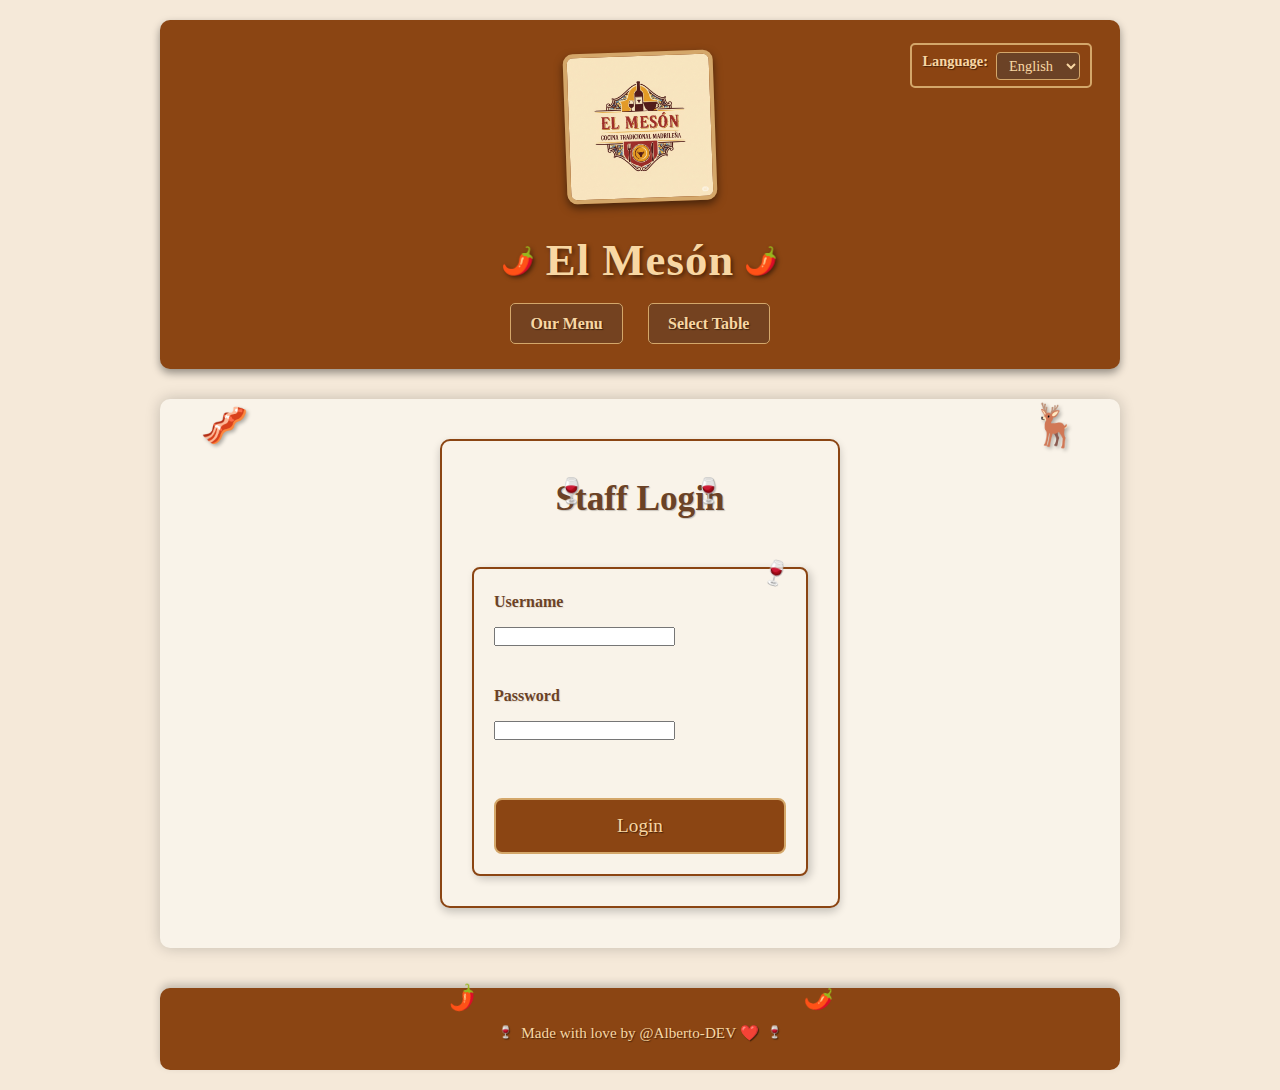
<file: login.html>
<!DOCTYPE html>
<html lang="en">
<head>
    <meta charset="UTF-8">
    <meta name="viewport" content="width=device-width, initial-scale=1.0">
    <title>El Mesón - Staff Login</title>
    <link rel="stylesheet" href="style.css">
</head>
<body>
<header>
    <div id="language-selector">
        <label for="language-select" data-i18n="language">Language:</label>
        <select id="language-select">
            <option value="en" data-i18n="english">English</option>
            <option value="es" data-i18n="spanish">Spanish</option>
        </select>
    </div>
    <img id="header-img" src="assets/LogoMeson.png" alt="El Mesón Logo">
    <h1 data-i18n="restaurantName">El Mesón</h1>
    <nav>
        <ul>
            <li><a href="index.html" data-i18n="ourMenu">Our Menu</a></li>
            <li><a href="index.html#tables" data-i18n="selectTable">Select Table</a></li>
        </ul>
    </nav>
</header>

<main>
    <section id="login-form">
        <h2 data-i18n="loginTitle">Staff Login</h2>
        <form id="staff-login-form">
            <div class="form-group">
                <label for="username" data-i18n="username">Username</label>
                <input type="text" id="username" name="username" required>
            </div>
            <div class="form-group">
                <label for="password" data-i18n="password">Password</label>
                <input type="password" id="password" name="password" required>
            </div>
            <div id="login-error" class="error-message" style="display: none;">
                <p data-i18n="loginError">Invalid username or password</p>
            </div>
            <input type="submit" data-i18n-value="login" value="Login">
        </form>
    </section>
</main>

<footer>
    <p data-i18n="footerText">&copy; 2025 Alberto DEV. Todos los derechos reservados.</p>
</footer>

<script src="translations.js"></script>
<script src="script.js"></script>
</body>
</html>
</file>
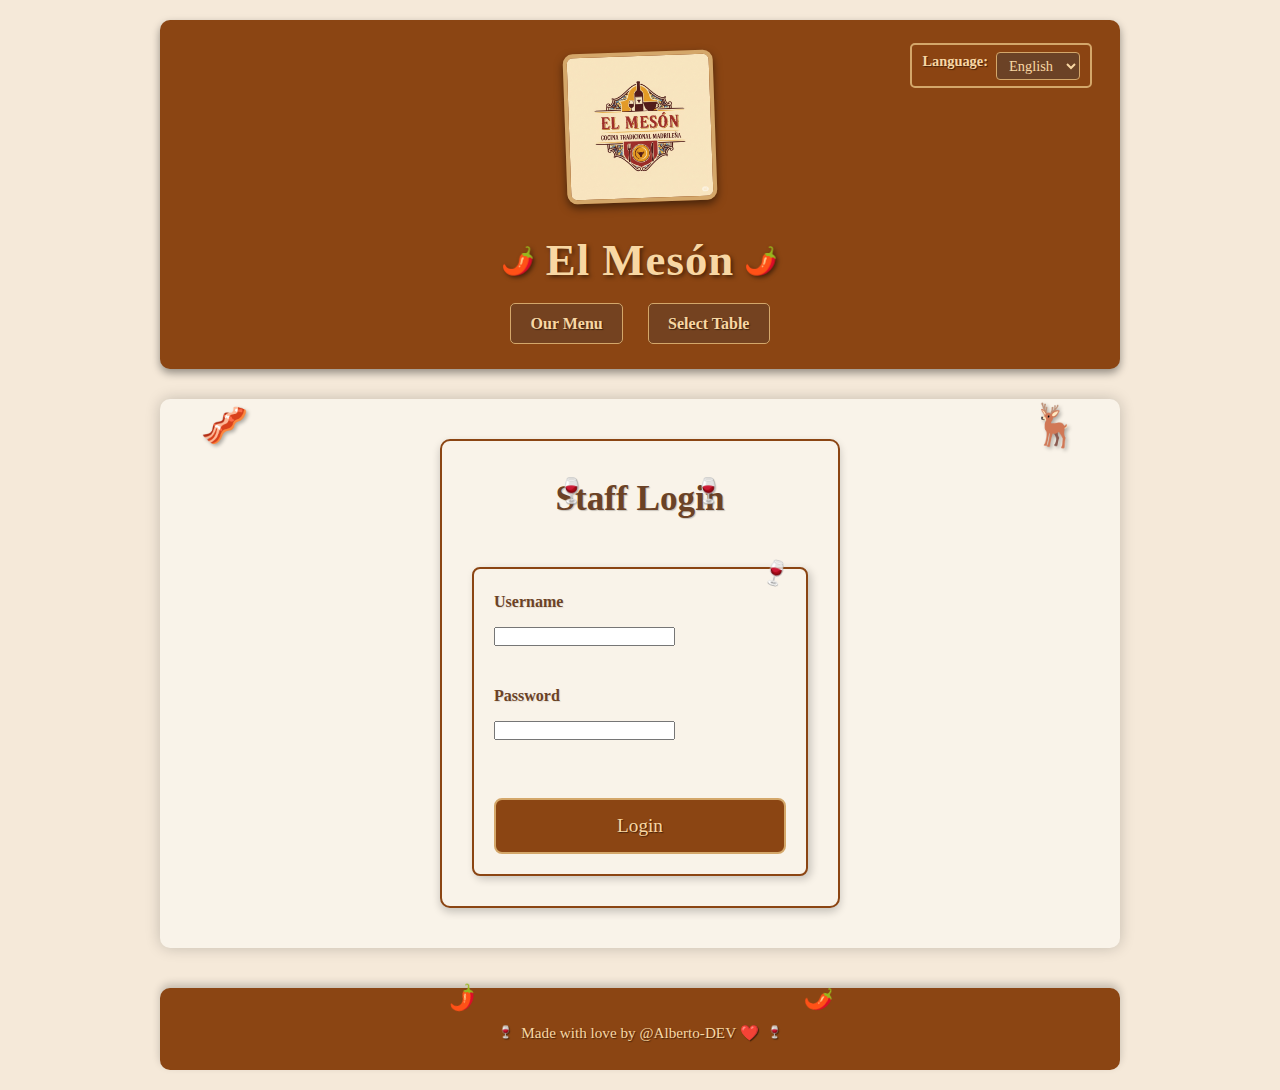
<file: staff.html>
<!DOCTYPE html>
<html lang="en">
<head>
    <meta charset="UTF-8">
    <meta name="viewport" content="width=device-width, initial-scale=1.0">
    <title>El Mesón - Staff Dashboard</title>
    <link rel="stylesheet" href="style.css">
</head>
<body>
<header>
    <div id="language-selector">
        <label for="language-select" data-i18n="language">Language:</label>
        <select id="language-select">
            <option value="en" data-i18n="english">English</option>
            <option value="es" data-i18n="spanish">Spanish</option>
        </select>
    </div>
    <img id="header-img" src="assets/LogoMeson.png" alt="El Mesón Logo">
    <h1 data-i18n="restaurantName">El Mesón</h1>
    <h2 data-i18n="staffDashboard">Staff Dashboard</h2>
    <nav>
        <ul>
            <li><a href="index.html" data-i18n="ourMenu">Our Menu</a></li>
            <li><a href="index.html#tables" data-i18n="selectTable">Select Table</a></li>
            <li><a href="#" id="logout-btn">Logout</a></li>
        </ul>
    </nav>
</header>

<main>
    <section id="table-orders">
        <h2 data-i18n="tableOrders">Table Orders</h2>

        <div class="tables-grid">
            <!-- Table 1 -->
            <div class="table-order-card" data-table="1">
                <h3 data-i18n="table1">Table 1</h3>
                <div class="order-list" id="table1-orders">
                    <p data-i18n="noOrders" class="no-orders">No orders yet</p>
                    <!-- Orders will be displayed here -->
                </div>
                <div class="order-status">
                    <h4 data-i18n="orderStatus">Order Status</h4>
                    <select class="status-select" data-table="1">
                        <option value="heard" data-i18n="orderHeard">Order Heard</option>
                        <option value="preparing" data-i18n="orderPreparing">Preparing</option>
                        <option value="serving" data-i18n="orderServing">Serving to Table</option>
                        <option value="delivered" data-i18n="orderDelivered">Delivered</option>
                    </select>
                    <button class="update-status-btn" data-table="1" data-i18n="updateStatus">Update Status</button>
                </div>
            </div>

            <!-- Table 2 -->
            <div class="table-order-card" data-table="2">
                <h3 data-i18n="table2">Table 2</h3>
                <div class="order-list" id="table2-orders">
                    <p data-i18n="noOrders" class="no-orders">No orders yet</p>
                    <!-- Orders will be displayed here -->
                </div>
                <div class="order-status">
                    <h4 data-i18n="orderStatus">Order Status</h4>
                    <select class="status-select" data-table="2">
                        <option value="heard" data-i18n="orderHeard">Order Heard</option>
                        <option value="preparing" data-i18n="orderPreparing">Preparing</option>
                        <option value="serving" data-i18n="orderServing">Serving to Table</option>
                        <option value="delivered" data-i18n="orderDelivered">Delivered</option>
                    </select>
                    <button class="update-status-btn" data-table="2" data-i18n="updateStatus">Update Status</button>
                </div>
            </div>

            <!-- Table 3 -->
            <div class="table-order-card" data-table="3">
                <h3 data-i18n="table3">Table 3</h3>
                <div class="order-list" id="table3-orders">
                    <p data-i18n="noOrders" class="no-orders">No orders yet</p>
                    <!-- Orders will be displayed here -->
                </div>
                <div class="order-status">
                    <h4 data-i18n="orderStatus">Order Status</h4>
                    <select class="status-select" data-table="3">
                        <option value="heard" data-i18n="orderHeard">Order Heard</option>
                        <option value="preparing" data-i18n="orderPreparing">Preparing</option>
                        <option value="serving" data-i18n="orderServing">Serving to Table</option>
                        <option value="delivered" data-i18n="orderDelivered">Delivered</option>
                    </select>
                    <button class="update-status-btn" data-table="3" data-i18n="updateStatus">Update Status</button>
                </div>
            </div>

            <!-- Table 4 -->
            <div class="table-order-card" data-table="4">
                <h3 data-i18n="table4">Table 4</h3>
                <div class="order-list" id="table4-orders">
                    <p data-i18n="noOrders" class="no-orders">No orders yet</p>
                    <!-- Orders will be displayed here -->
                </div>
                <div class="order-status">
                    <h4 data-i18n="orderStatus">Order Status</h4>
                    <select class="status-select" data-table="4">
                        <option value="heard" data-i18n="orderHeard">Order Heard</option>
                        <option value="preparing" data-i18n="orderPreparing">Preparing</option>
                        <option value="serving" data-i18n="orderServing">Serving to Table</option>
                        <option value="delivered" data-i18n="orderDelivered">Delivered</option>
                    </select>
                    <button class="update-status-btn" data-table="4" data-i18n="updateStatus">Update Status</button>
                </div>
            </div>
        </div>
    </section>
</main>

<footer>
    <p data-i18n="footerText">&copy; 2025 Alberto DEV. Todos los derechos reservados.</p>
</footer>

<script src="translations.js"></script>
<script src="script.js"></script>
</body>
</html>
</file>
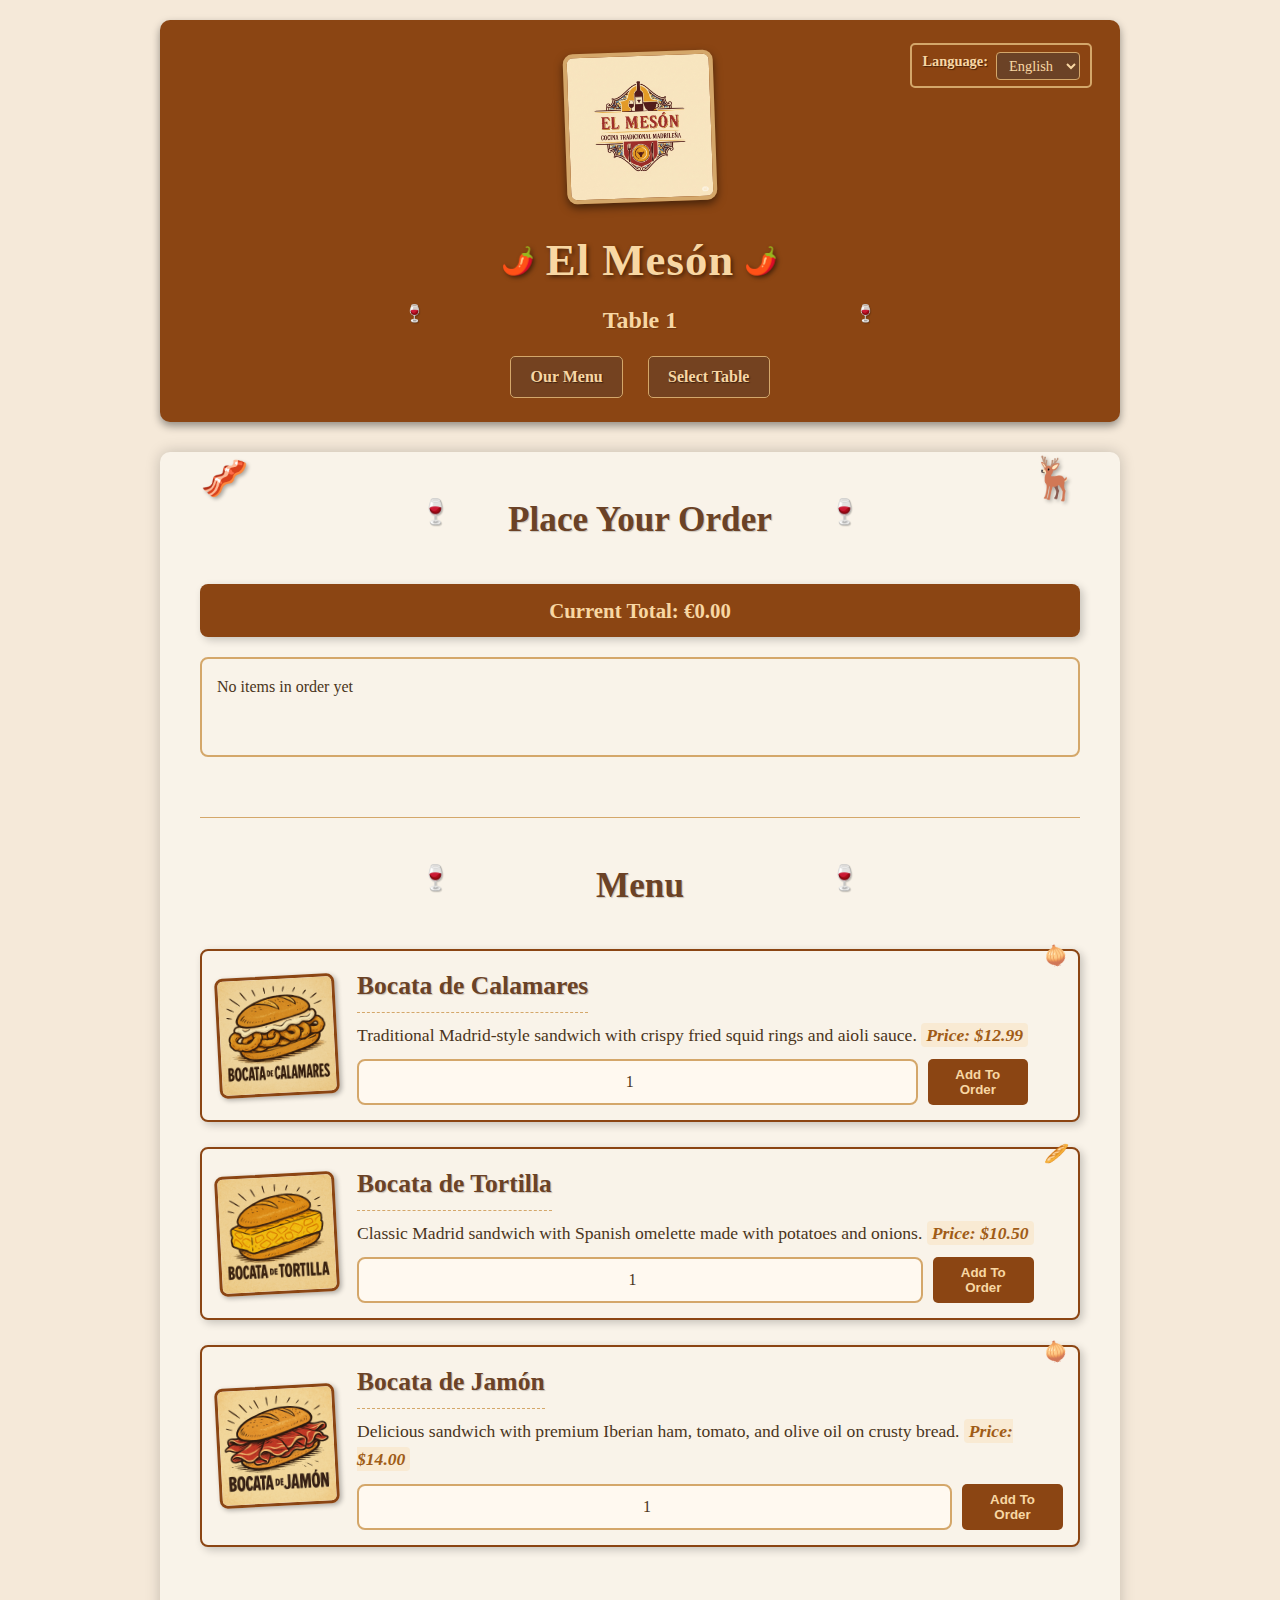
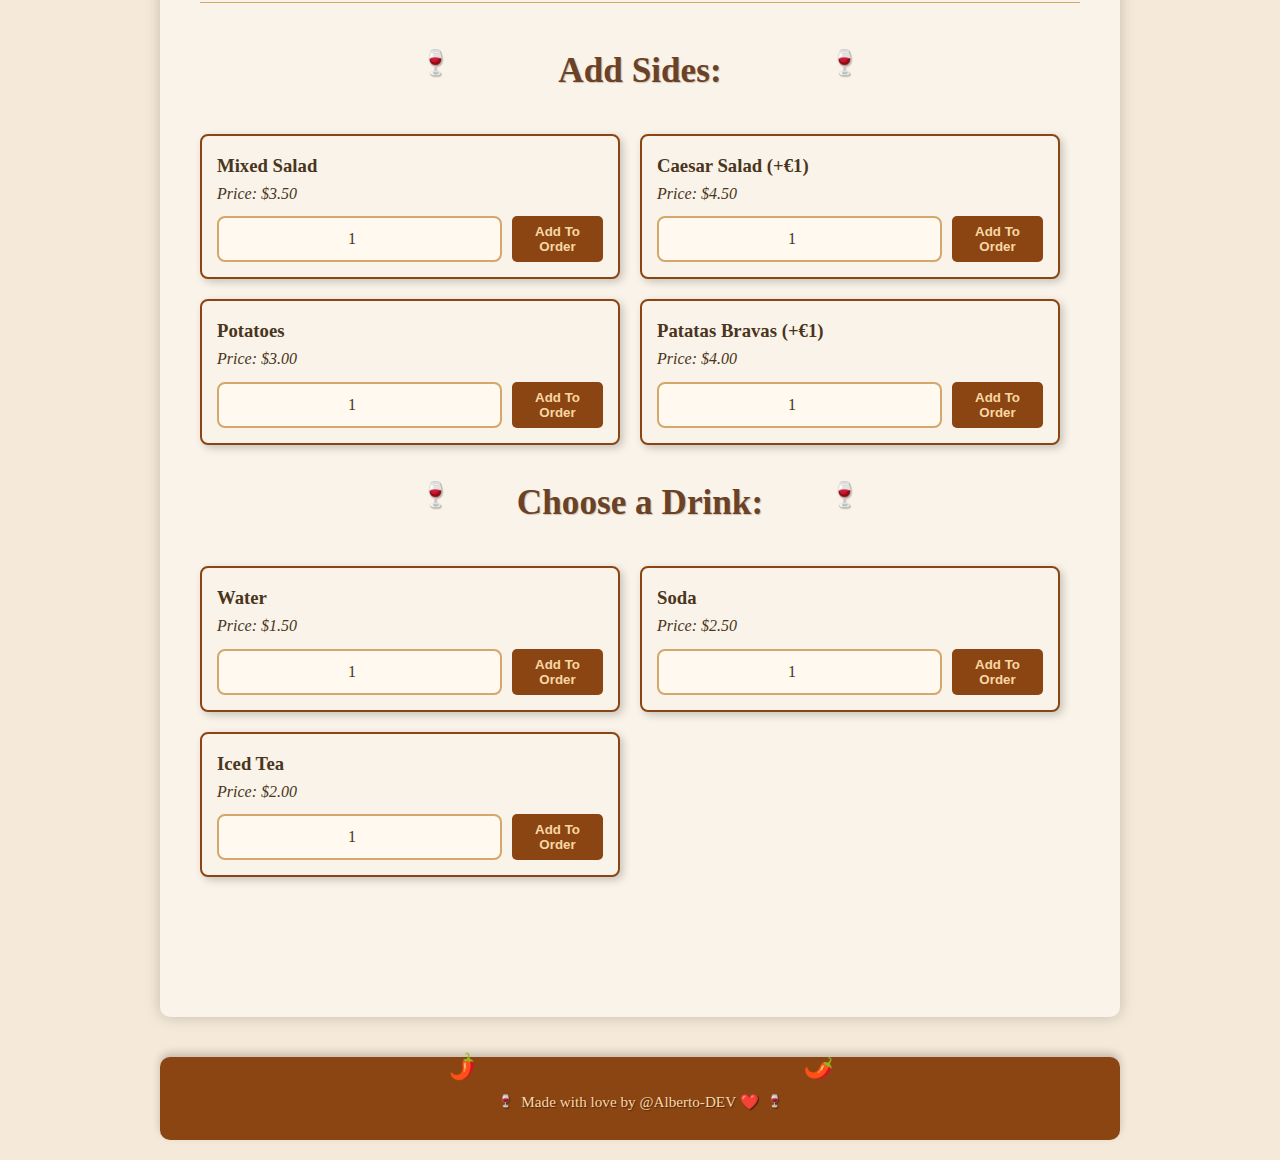
<file: table.html>
<!DOCTYPE html>
<html lang="en">
<head>
    <meta charset="UTF-8">
    <meta name="viewport" content="width=device-width, initial-scale=1.0">
    <title>El Mesón - Table Order</title>
    <link rel="stylesheet" href="style.css">
</head>
<body>
<header>
    <div id="language-selector">
        <label for="language-select" data-i18n="language">Language:</label>
        <select id="language-select">
            <option value="en" data-i18n="english">English</option>
            <option value="es" data-i18n="spanish">Spanish</option>
        </select>
    </div>
    <img id="header-img" src="assets/LogoMeson.png" alt="El Mesón Logo">
    <h1 data-i18n="restaurantName">El Mesón</h1>
    <h2 id="table-number" data-i18n="tableNumber" data-table-number="1">Table 1</h2>
    <nav>
        <ul>
            <li><a href="index.html" data-i18n="ourMenu">Our Menu</a></li>
            <li><a href="index.html#tables" data-i18n="selectTable">Select Table</a></li>
        </ul>
    </nav>
</header>

<main>
    <section id="current-order">
        <h2 data-i18n="placeYourOrder">Place Your Order</h2>
        <div id="total-price-display" class="total-price">
            <h3 data-i18n="currentTotal" data-price="0">Current Total: €0.00</h3>
        </div>
        <div id="order-items" class="order-items">
            <!-- Order items will be displayed here -->
        </div>
    </section>

    <section id="menu">
        <h2 data-i18n="menu">Menu</h2>
        <article class="menu-item">
            <img src="assets/BocataCalamaresMeson.png" alt="Bocata de Calamares">
            <div class="item-details">
                <h3 data-i18n="bocataCalamares">Bocata de Calamares</h3>
                <p><span data-i18n="bocataCalamaresDesc">Traditional Madrid-style sandwich with crispy fried squid rings and aioli sauce.</span> <i><span data-i18n="price">Price:</span> $12.99</i></p>
                <div class="item-order-controls">
                    <input type="number" class="item-quantity" min="1" value="1" data-item-id="bocata-calamares" data-price="12.99">
                    <button class="add-to-order-btn" data-i18n="addToOrder" data-item-id="bocata-calamares" data-item-name="Bocata de Calamares" data-price="12.99">Add To Order</button>
                </div>
            </div>
        </article>

        <article class="menu-item">
            <img src="assets/BocataTortillaMeson.png" alt="Bocata de Tortilla">
            <div class="item-details">
                <h3 data-i18n="bocataTortilla">Bocata de Tortilla</h3>
                <p><span data-i18n="bocataTortillaDesc">Classic Madrid sandwich with Spanish omelette made with potatoes and onions.</span> <i><span data-i18n="price">Price:</span> $10.50</i></p>
                <div class="item-order-controls">
                    <input type="number" class="item-quantity" min="1" value="1" data-item-id="bocata-tortilla" data-price="10.50">
                    <button class="add-to-order-btn" data-i18n="addToOrder" data-item-id="bocata-tortilla" data-item-name="Bocata de Tortilla" data-price="10.50">Add To Order</button>
                </div>
            </div>
        </article>

        <article class="menu-item">
            <img src="assets/BocataJamonMeson.png" alt="Bocata de Jamón">
            <div class="item-details">
                <h3 data-i18n="bocataJamon">Bocata de Jamón</h3>
                <p><span data-i18n="bocataJamonDesc">Delicious sandwich with premium Iberian ham, tomato, and olive oil on crusty bread.</span> <i><span data-i18n="price">Price:</span> $14.00</i></p>
                <div class="item-order-controls">
                    <input type="number" class="item-quantity" min="1" value="1" data-item-id="bocata-jamon" data-price="14.00">
                    <button class="add-to-order-btn" data-i18n="addToOrder" data-item-id="bocata-jamon" data-item-name="Bocata de Jamón" data-price="14.00">Add To Order</button>
                </div>
            </div>
        </article>
    </section>

    <section id="sides-drinks">
        <h2 data-i18n="addSides">Add Sides</h2>
        <div class="sides-container">
            <article class="side-item">
                <h3 data-i18n="mixedSalad">Mixed Salad</h3>
                <p><i><span data-i18n="price">Price:</span> $3.50</i></p>
                <div class="item-order-controls">
                    <input type="number" class="item-quantity" min="1" value="1" data-item-id="mixed-salad" data-price="3.50">
                    <button class="add-to-order-btn" data-i18n="addToOrder" data-item-id="mixed-salad" data-item-name="Mixed Salad" data-price="3.50">Add To Order</button>
                </div>
            </article>

            <article class="side-item">
                <h3 data-i18n="caesarSalad">Caesar Salad</h3>
                <p><i><span data-i18n="price">Price:</span> $4.50</i></p>
                <div class="item-order-controls">
                    <input type="number" class="item-quantity" min="1" value="1" data-item-id="caesar-salad" data-price="4.50">
                    <button class="add-to-order-btn" data-i18n="addToOrder" data-item-id="caesar-salad" data-item-name="Caesar Salad" data-price="4.50">Add To Order</button>
                </div>
            </article>

            <article class="side-item">
                <h3 data-i18n="potatoes">Potatoes</h3>
                <p><i><span data-i18n="price">Price:</span> $3.00</i></p>
                <div class="item-order-controls">
                    <input type="number" class="item-quantity" min="1" value="1" data-item-id="potatoes" data-price="3.00">
                    <button class="add-to-order-btn" data-i18n="addToOrder" data-item-id="potatoes" data-item-name="Potatoes" data-price="3.00">Add To Order</button>
                </div>
            </article>

            <article class="side-item">
                <h3 data-i18n="patatasBravas">Patatas Bravas</h3>
                <p><i><span data-i18n="price">Price:</span> $4.00</i></p>
                <div class="item-order-controls">
                    <input type="number" class="item-quantity" min="1" value="1" data-item-id="patatas-bravas" data-price="4.00">
                    <button class="add-to-order-btn" data-i18n="addToOrder" data-item-id="patatas-bravas" data-item-name="Patatas Bravas" data-price="4.00">Add To Order</button>
                </div>
            </article>
        </div>

        <h2 data-i18n="chooseDrink">Choose a Drink</h2>
        <div class="drinks-container">
            <article class="drink-item">
                <h3 data-i18n="water">Water</h3>
                <p><i><span data-i18n="price">Price:</span> $1.50</i></p>
                <div class="item-order-controls">
                    <input type="number" class="item-quantity" min="1" value="1" data-item-id="water" data-price="1.50">
                    <button class="add-to-order-btn" data-i18n="addToOrder" data-item-id="water" data-item-name="Water" data-price="1.50">Add To Order</button>
                </div>
            </article>

            <article class="drink-item">
                <h3 data-i18n="soda">Soda</h3>
                <p><i><span data-i18n="price">Price:</span> $2.50</i></p>
                <div class="item-order-controls">
                    <input type="number" class="item-quantity" min="1" value="1" data-item-id="soda" data-price="2.50">
                    <button class="add-to-order-btn" data-i18n="addToOrder" data-item-id="soda" data-item-name="Soda" data-price="2.50">Add To Order</button>
                </div>
            </article>

            <article class="drink-item">
                <h3 data-i18n="icedTea">Iced Tea</h3>
                <p><i><span data-i18n="price">Price:</span> $2.00</i></p>
                <div class="item-order-controls">
                    <input type="number" class="item-quantity" min="1" value="1" data-item-id="iced-tea" data-price="2.00">
                    <button class="add-to-order-btn" data-i18n="addToOrder" data-item-id="iced-tea" data-item-name="Iced Tea" data-price="2.00">Add To Order</button>
                </div>
            </article>
        </div>
    </section>
</main>

<footer>
    <p data-i18n="footerText">&copy; 2025 Alberto González Pintado. Todos los derechos reservados.</p>
</footer>

<script src="translations.js"></script>
<script src="script.js"></script>
</body>
</html>
</file>
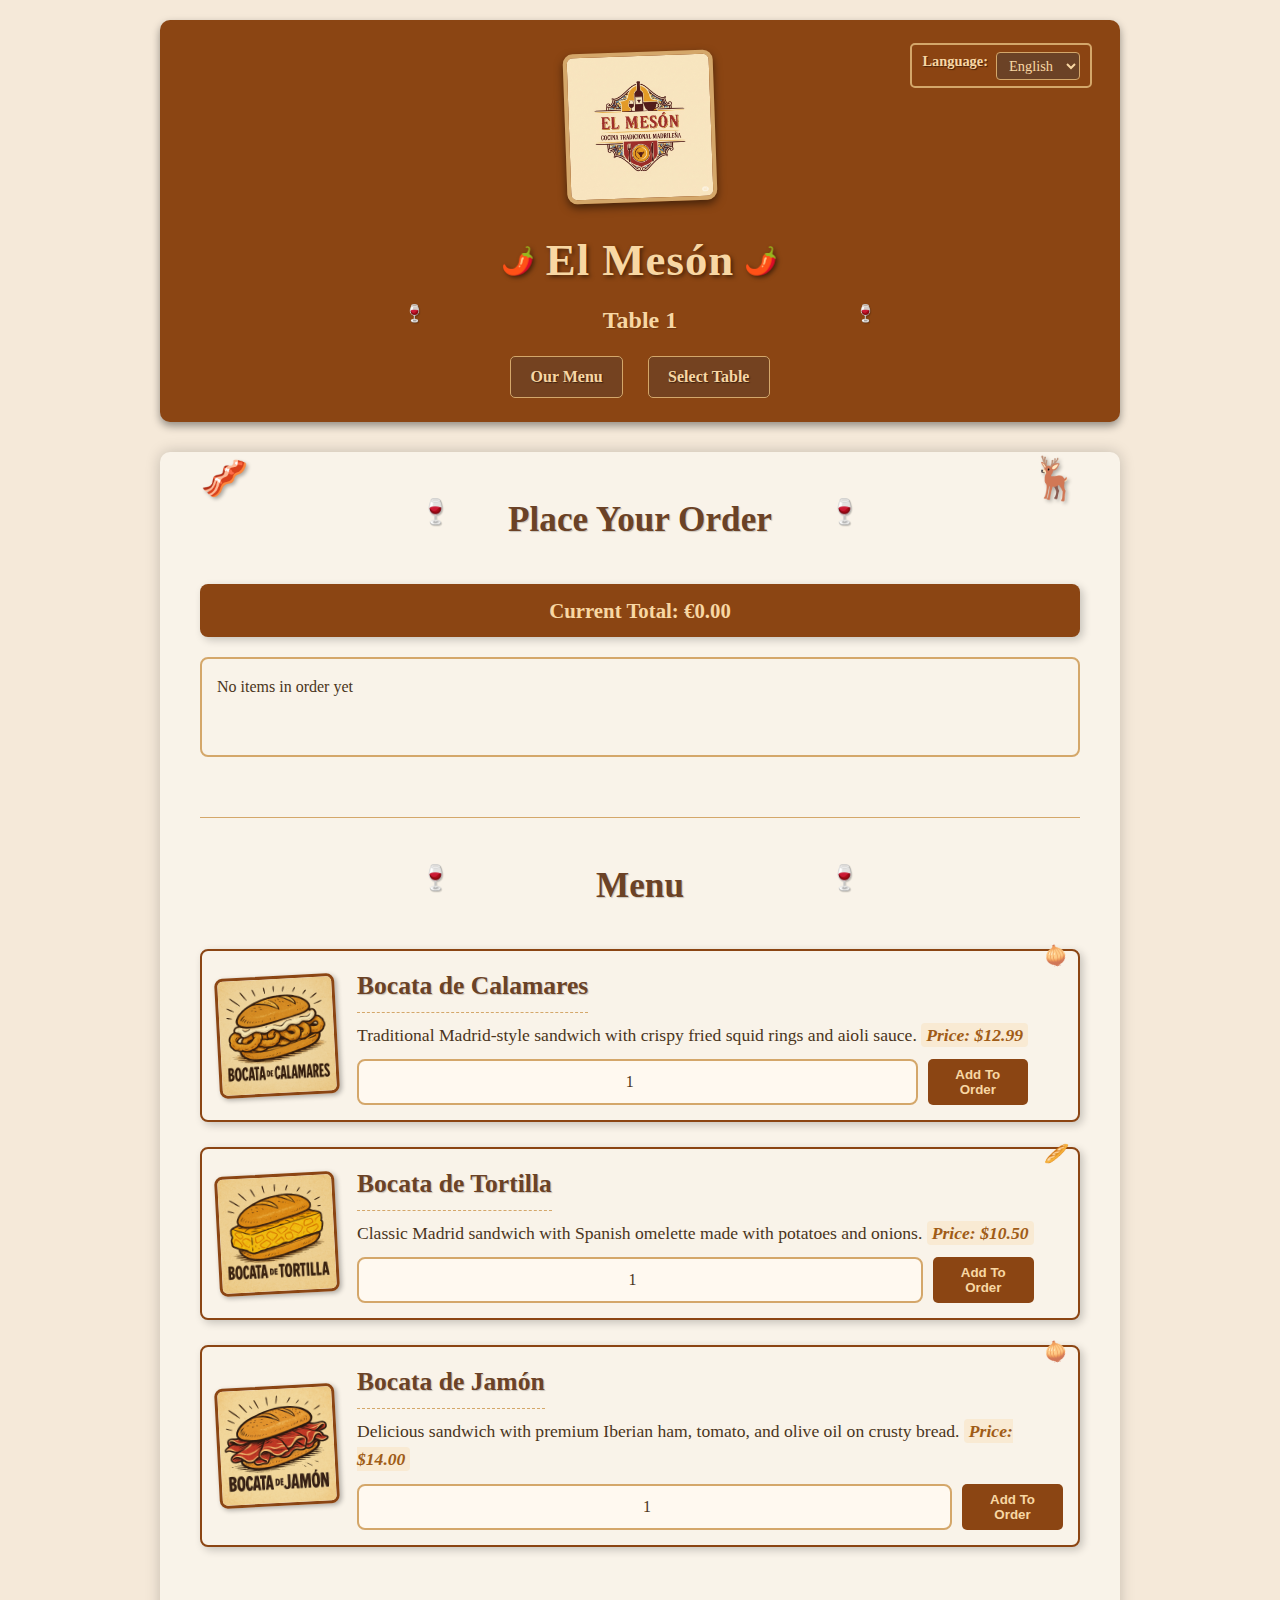
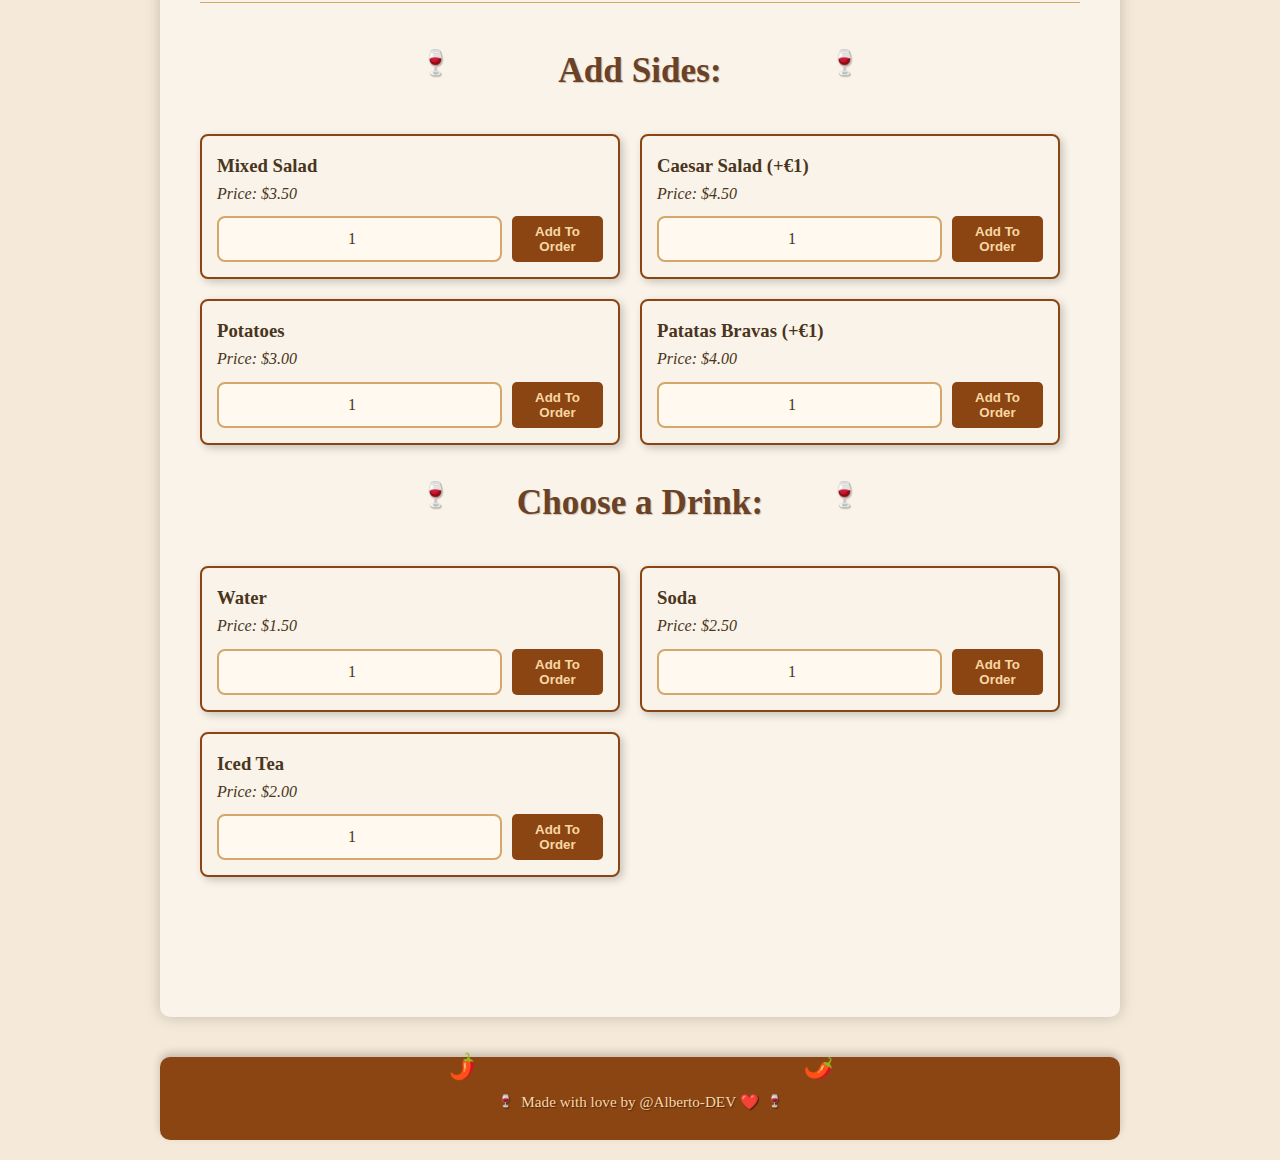
<file: table1.html>
<!DOCTYPE html>
<html lang="en">
<head>
    <meta charset="UTF-8">
    <meta name="viewport" content="width=device-width, initial-scale=1.0">
    <title>El Mesón - Table 1</title>
    <link rel="stylesheet" href="style.css">
</head>
<body>
<header>
    <div id="language-selector">
        <label for="language-select" data-i18n="language">Language:</label>
        <select id="language-select">
            <option value="en" data-i18n="english">English</option>
            <option value="es" data-i18n="spanish">Spanish</option>
        </select>
    </div>
    <img id="header-img" src="assets/LogoMeson.png" alt="El Mesón Logo">
    <h1 data-i18n="restaurantName">El Mesón</h1>
    <h2 id="table-number" data-i18n="tableNumber" data-table-number="1">Table 1</h2>
    <nav>
        <ul>
            <li><a href="index.html" data-i18n="ourMenu">Our Menu</a></li>
            <li><a href="index.html#tables" data-i18n="selectTable">Select Table</a></li>
        </ul>
    </nav>
</header>

<main>
    <section id="current-order">
        <h2 data-i18n="placeYourOrder">Place Your Order</h2>
        <div id="total-price-display" class="total-price">
            <h3 data-i18n="currentTotal" data-price="0">Current Total: €0.00</h3>
        </div>
        <div id="order-items" class="order-items">
            <!-- Order items will be displayed here -->
        </div>
    </section>

    <section id="menu">
        <h2 data-i18n="menu">Menu</h2>
        <article class="menu-item">
            <img src="assets/BocataCalamaresMeson.png" alt="Bocata de Calamares">
            <div class="item-details">
                <h3 data-i18n="bocataCalamares">Bocata de Calamares</h3>
                <p><span data-i18n="bocataCalamaresDesc">Traditional Madrid-style sandwich with crispy fried squid rings and aioli sauce.</span> <i><span data-i18n="price">Price:</span> $12.99</i></p>
                <div class="item-order-controls">
                    <input type="number" class="item-quantity" min="1" value="1" data-item-id="bocata-calamares" data-price="12.99">
                    <button class="add-to-order-btn" data-i18n="addToOrder" data-item-id="bocata-calamares" data-item-name="Bocata de Calamares" data-price="12.99">Add To Order</button>
                </div>
            </div>
        </article>

        <article class="menu-item">
            <img src="assets/BocataTortillaMeson.png" alt="Bocata de Tortilla">
            <div class="item-details">
                <h3 data-i18n="bocataTortilla">Bocata de Tortilla</h3>
                <p><span data-i18n="bocataTortillaDesc">Classic Madrid sandwich with Spanish omelette made with potatoes and onions.</span> <i><span data-i18n="price">Price:</span> $10.50</i></p>
                <div class="item-order-controls">
                    <input type="number" class="item-quantity" min="1" value="1" data-item-id="bocata-tortilla" data-price="10.50">
                    <button class="add-to-order-btn" data-i18n="addToOrder" data-item-id="bocata-tortilla" data-item-name="Bocata de Tortilla" data-price="10.50">Add To Order</button>
                </div>
            </div>
        </article>

        <article class="menu-item">
            <img src="assets/BocataJamonMeson.png" alt="Bocata de Jamón">
            <div class="item-details">
                <h3 data-i18n="bocataJamon">Bocata de Jamón</h3>
                <p><span data-i18n="bocataJamonDesc">Delicious sandwich with premium Iberian ham, tomato, and olive oil on crusty bread.</span> <i><span data-i18n="price">Price:</span> $14.00</i></p>
                <div class="item-order-controls">
                    <input type="number" class="item-quantity" min="1" value="1" data-item-id="bocata-jamon" data-price="14.00">
                    <button class="add-to-order-btn" data-i18n="addToOrder" data-item-id="bocata-jamon" data-item-name="Bocata de Jamón" data-price="14.00">Add To Order</button>
                </div>
            </div>
        </article>
    </section>

    <section id="sides-drinks">
        <h2 data-i18n="addSides">Add Sides</h2>
        <div class="sides-container">
            <article class="side-item">
                <h3 data-i18n="mixedSalad">Mixed Salad</h3>
                <p><i><span data-i18n="price">Price:</span> $3.50</i></p>
                <div class="item-order-controls">
                    <input type="number" class="item-quantity" min="1" value="1" data-item-id="mixed-salad" data-price="3.50">
                    <button class="add-to-order-btn" data-i18n="addToOrder" data-item-id="mixed-salad" data-item-name="Mixed Salad" data-price="3.50">Add To Order</button>
                </div>
            </article>

            <article class="side-item">
                <h3 data-i18n="caesarSalad">Caesar Salad</h3>
                <p><i><span data-i18n="price">Price:</span> $4.50</i></p>
                <div class="item-order-controls">
                    <input type="number" class="item-quantity" min="1" value="1" data-item-id="caesar-salad" data-price="4.50">
                    <button class="add-to-order-btn" data-i18n="addToOrder" data-item-id="caesar-salad" data-item-name="Caesar Salad" data-price="4.50">Add To Order</button>
                </div>
            </article>

            <article class="side-item">
                <h3 data-i18n="potatoes">Potatoes</h3>
                <p><i><span data-i18n="price">Price:</span> $3.00</i></p>
                <div class="item-order-controls">
                    <input type="number" class="item-quantity" min="1" value="1" data-item-id="potatoes" data-price="3.00">
                    <button class="add-to-order-btn" data-i18n="addToOrder" data-item-id="potatoes" data-item-name="Potatoes" data-price="3.00">Add To Order</button>
                </div>
            </article>

            <article class="side-item">
                <h3 data-i18n="patatasBravas">Patatas Bravas</h3>
                <p><i><span data-i18n="price">Price:</span> $4.00</i></p>
                <div class="item-order-controls">
                    <input type="number" class="item-quantity" min="1" value="1" data-item-id="patatas-bravas" data-price="4.00">
                    <button class="add-to-order-btn" data-i18n="addToOrder" data-item-id="patatas-bravas" data-item-name="Patatas Bravas" data-price="4.00">Add To Order</button>
                </div>
            </article>
        </div>

        <h2 data-i18n="chooseDrink">Choose a Drink</h2>
        <div class="drinks-container">
            <article class="drink-item">
                <h3 data-i18n="water">Water</h3>
                <p><i><span data-i18n="price">Price:</span> $1.50</i></p>
                <div class="item-order-controls">
                    <input type="number" class="item-quantity" min="1" value="1" data-item-id="water" data-price="1.50">
                    <button class="add-to-order-btn" data-i18n="addToOrder" data-item-id="water" data-item-name="Water" data-price="1.50">Add To Order</button>
                </div>
            </article>

            <article class="drink-item">
                <h3 data-i18n="soda">Soda</h3>
                <p><i><span data-i18n="price">Price:</span> $2.50</i></p>
                <div class="item-order-controls">
                    <input type="number" class="item-quantity" min="1" value="1" data-item-id="soda" data-price="2.50">
                    <button class="add-to-order-btn" data-i18n="addToOrder" data-item-id="soda" data-item-name="Soda" data-price="2.50">Add To Order</button>
                </div>
            </article>

            <article class="drink-item">
                <h3 data-i18n="icedTea">Iced Tea</h3>
                <p><i><span data-i18n="price">Price:</span> $2.00</i></p>
                <div class="item-order-controls">
                    <input type="number" class="item-quantity" min="1" value="1" data-item-id="iced-tea" data-price="2.00">
                    <button class="add-to-order-btn" data-i18n="addToOrder" data-item-id="iced-tea" data-item-name="Iced Tea" data-price="2.00">Add To Order</button>
                </div>
            </article>
        </div>
    </section>
</main>

<footer>
    <p data-i18n="footerText">&copy; 2025 Alberto González Pintado. Todos los derechos reservados.</p>
</footer>

<script src="translations.js"></script>
<script src="script.js"></script>
</body>

</html>
</file>
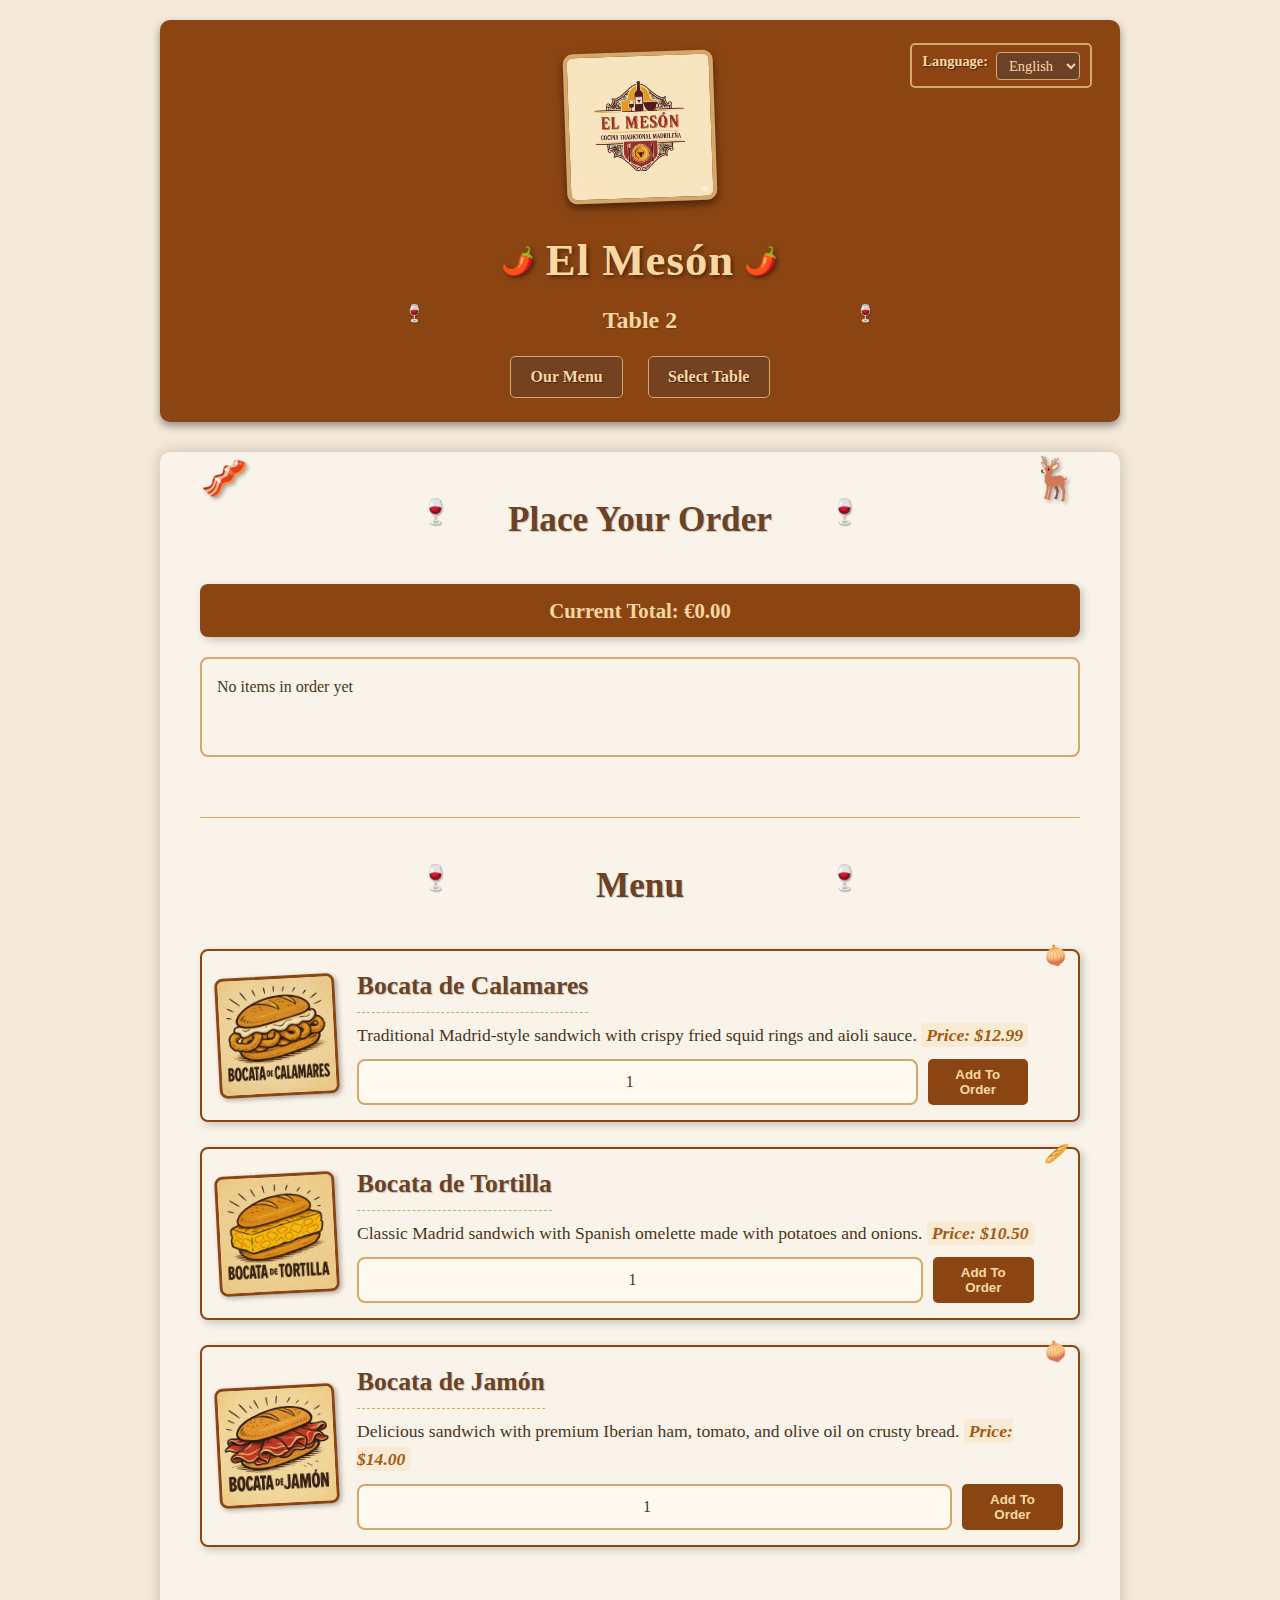
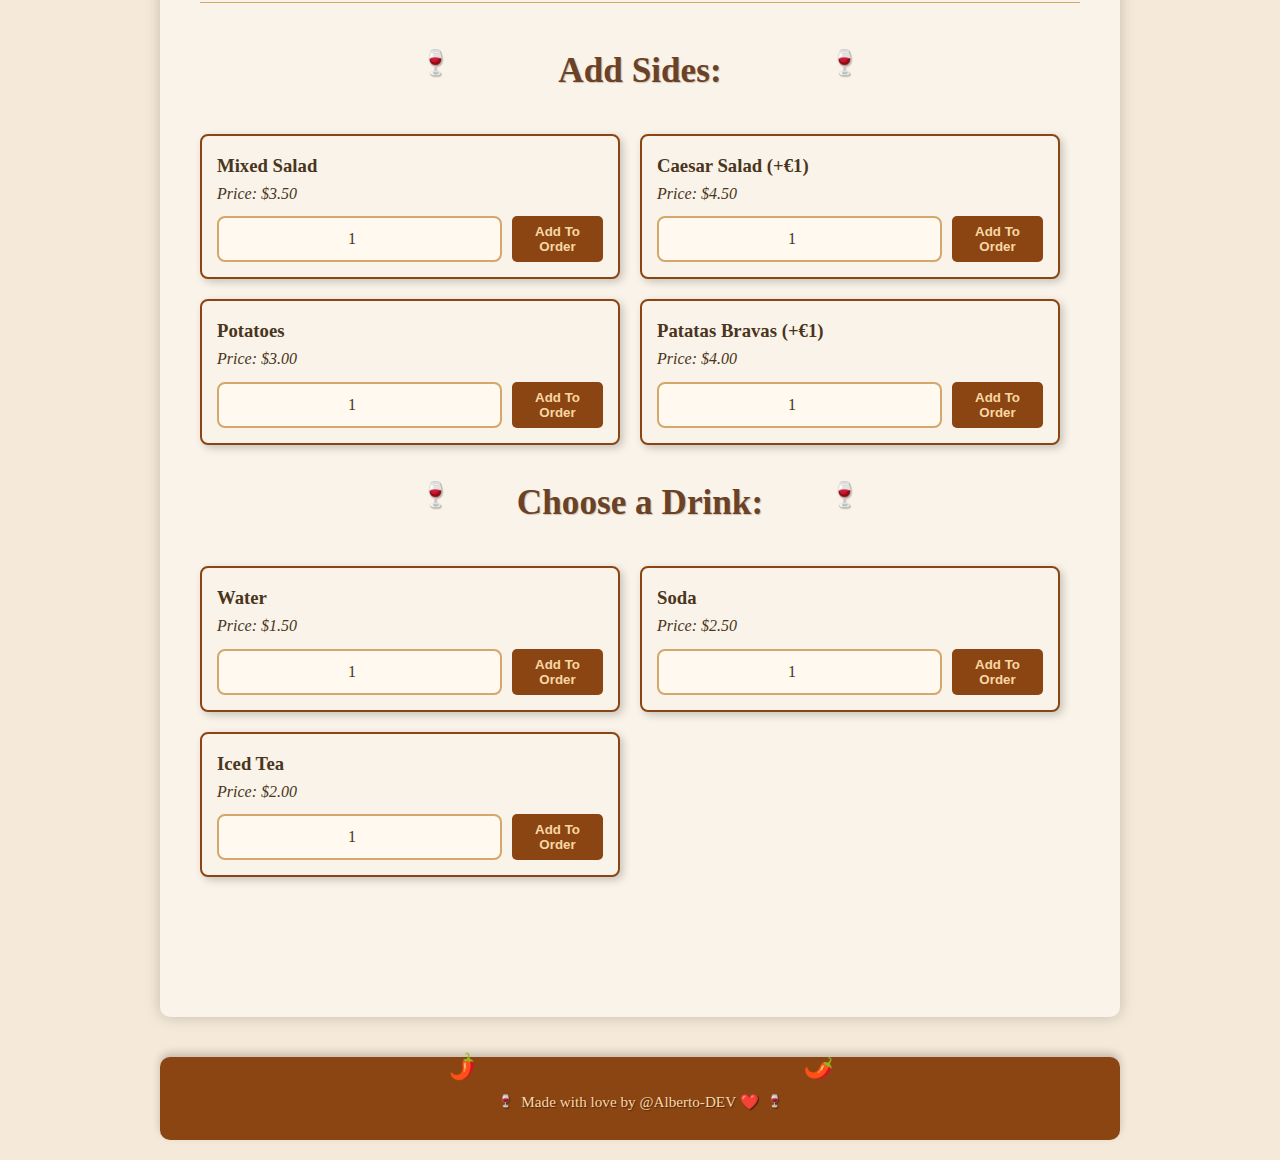
<file: table2.html>
<!DOCTYPE html>
<html lang="en">
<head>
    <meta charset="UTF-8">
    <meta name="viewport" content="width=device-width, initial-scale=1.0">
    <title>El Mesón - Table 2</title>
    <link rel="stylesheet" href="style.css">
</head>
<body>
<header>
    <div id="language-selector">
        <label for="language-select" data-i18n="language">Language:</label>
        <select id="language-select">
            <option value="en" data-i18n="english">English</option>
            <option value="es" data-i18n="spanish">Spanish</option>
        </select>
    </div>
    <img id="header-img" src="assets/LogoMeson.png" alt="El Mesón Logo">
    <h1 data-i18n="restaurantName">El Mesón</h1>
    <h2 id="table-number" data-i18n="tableNumber" data-table-number="2">Table 2</h2>
    <nav>
        <ul>
            <li><a href="index.html" data-i18n="ourMenu">Our Menu</a></li>
            <li><a href="index.html#tables" data-i18n="selectTable">Select Table</a></li>
        </ul>
    </nav>
</header>

<main>
    <section id="current-order">
        <h2 data-i18n="placeYourOrder">Place Your Order</h2>
        <div id="total-price-display" class="total-price">
            <h3 data-i18n="currentTotal" data-price="0">Current Total: €0.00</h3>
        </div>
        <div id="order-items" class="order-items">
            <!-- Order items will be displayed here -->
        </div>
    </section>

    <section id="menu">
        <h2 data-i18n="menu">Menu</h2>
        <article class="menu-item">
            <img src="assets/BocataCalamaresMeson.png" alt="Bocata de Calamares">
            <div class="item-details">
                <h3 data-i18n="bocataCalamares">Bocata de Calamares</h3>
                <p><span data-i18n="bocataCalamaresDesc">Traditional Madrid-style sandwich with crispy fried squid rings and aioli sauce.</span> <i><span data-i18n="price">Price:</span> $12.99</i></p>
                <div class="item-order-controls">
                    <input type="number" class="item-quantity" min="1" value="1" data-item-id="bocata-calamares" data-price="12.99">
                    <button class="add-to-order-btn" data-i18n="addToOrder" data-item-id="bocata-calamares" data-item-name="Bocata de Calamares" data-price="12.99">Add To Order</button>
                </div>
            </div>
        </article>

        <article class="menu-item">
            <img src="assets/BocataTortillaMeson.png" alt="Bocata de Tortilla">
            <div class="item-details">
                <h3 data-i18n="bocataTortilla">Bocata de Tortilla</h3>
                <p><span data-i18n="bocataTortillaDesc">Classic Madrid sandwich with Spanish omelette made with potatoes and onions.</span> <i><span data-i18n="price">Price:</span> $10.50</i></p>
                <div class="item-order-controls">
                    <input type="number" class="item-quantity" min="1" value="1" data-item-id="bocata-tortilla" data-price="10.50">
                    <button class="add-to-order-btn" data-i18n="addToOrder" data-item-id="bocata-tortilla" data-item-name="Bocata de Tortilla" data-price="10.50">Add To Order</button>
                </div>
            </div>
        </article>

        <article class="menu-item">
            <img src="assets/BocataJamonMeson.png" alt="Bocata de Jamón">
            <div class="item-details">
                <h3 data-i18n="bocataJamon">Bocata de Jamón</h3>
                <p><span data-i18n="bocataJamonDesc">Delicious sandwich with premium Iberian ham, tomato, and olive oil on crusty bread.</span> <i><span data-i18n="price">Price:</span> $14.00</i></p>
                <div class="item-order-controls">
                    <input type="number" class="item-quantity" min="1" value="1" data-item-id="bocata-jamon" data-price="14.00">
                    <button class="add-to-order-btn" data-i18n="addToOrder" data-item-id="bocata-jamon" data-item-name="Bocata de Jamón" data-price="14.00">Add To Order</button>
                </div>
            </div>
        </article>
    </section>

    <section id="sides-drinks">
        <h2 data-i18n="addSides">Add Sides</h2>
        <div class="sides-container">
            <article class="side-item">
                <h3 data-i18n="mixedSalad">Mixed Salad</h3>
                <p><i><span data-i18n="price">Price:</span> $3.50</i></p>
                <div class="item-order-controls">
                    <input type="number" class="item-quantity" min="1" value="1" data-item-id="mixed-salad" data-price="3.50">
                    <button class="add-to-order-btn" data-i18n="addToOrder" data-item-id="mixed-salad" data-item-name="Mixed Salad" data-price="3.50">Add To Order</button>
                </div>
            </article>

            <article class="side-item">
                <h3 data-i18n="caesarSalad">Caesar Salad</h3>
                <p><i><span data-i18n="price">Price:</span> $4.50</i></p>
                <div class="item-order-controls">
                    <input type="number" class="item-quantity" min="1" value="1" data-item-id="caesar-salad" data-price="4.50">
                    <button class="add-to-order-btn" data-i18n="addToOrder" data-item-id="caesar-salad" data-item-name="Caesar Salad" data-price="4.50">Add To Order</button>
                </div>
            </article>

            <article class="side-item">
                <h3 data-i18n="potatoes">Potatoes</h3>
                <p><i><span data-i18n="price">Price:</span> $3.00</i></p>
                <div class="item-order-controls">
                    <input type="number" class="item-quantity" min="1" value="1" data-item-id="potatoes" data-price="3.00">
                    <button class="add-to-order-btn" data-i18n="addToOrder" data-item-id="potatoes" data-item-name="Potatoes" data-price="3.00">Add To Order</button>
                </div>
            </article>

            <article class="side-item">
                <h3 data-i18n="patatasBravas">Patatas Bravas</h3>
                <p><i><span data-i18n="price">Price:</span> $4.00</i></p>
                <div class="item-order-controls">
                    <input type="number" class="item-quantity" min="1" value="1" data-item-id="patatas-bravas" data-price="4.00">
                    <button class="add-to-order-btn" data-i18n="addToOrder" data-item-id="patatas-bravas" data-item-name="Patatas Bravas" data-price="4.00">Add To Order</button>
                </div>
            </article>
        </div>

        <h2 data-i18n="chooseDrink">Choose a Drink</h2>
        <div class="drinks-container">
            <article class="drink-item">
                <h3 data-i18n="water">Water</h3>
                <p><i><span data-i18n="price">Price:</span> $1.50</i></p>
                <div class="item-order-controls">
                    <input type="number" class="item-quantity" min="1" value="1" data-item-id="water" data-price="1.50">
                    <button class="add-to-order-btn" data-i18n="addToOrder" data-item-id="water" data-item-name="Water" data-price="1.50">Add To Order</button>
                </div>
            </article>

            <article class="drink-item">
                <h3 data-i18n="soda">Soda</h3>
                <p><i><span data-i18n="price">Price:</span> $2.50</i></p>
                <div class="item-order-controls">
                    <input type="number" class="item-quantity" min="1" value="1" data-item-id="soda" data-price="2.50">
                    <button class="add-to-order-btn" data-i18n="addToOrder" data-item-id="soda" data-item-name="Soda" data-price="2.50">Add To Order</button>
                </div>
            </article>

            <article class="drink-item">
                <h3 data-i18n="icedTea">Iced Tea</h3>
                <p><i><span data-i18n="price">Price:</span> $2.00</i></p>
                <div class="item-order-controls">
                    <input type="number" class="item-quantity" min="1" value="1" data-item-id="iced-tea" data-price="2.00">
                    <button class="add-to-order-btn" data-i18n="addToOrder" data-item-id="iced-tea" data-item-name="Iced Tea" data-price="2.00">Add To Order</button>
                </div>
            </article>
        </div>
    </section>
</main>

<footer>
    <p data-i18n="footerText">&copy; 2025 Alberto González Pintado. Todos los derechos reservados.</p>
</footer>

<script src="translations.js"></script>
<script src="script.js"></script>
</body>

</html>
</file>
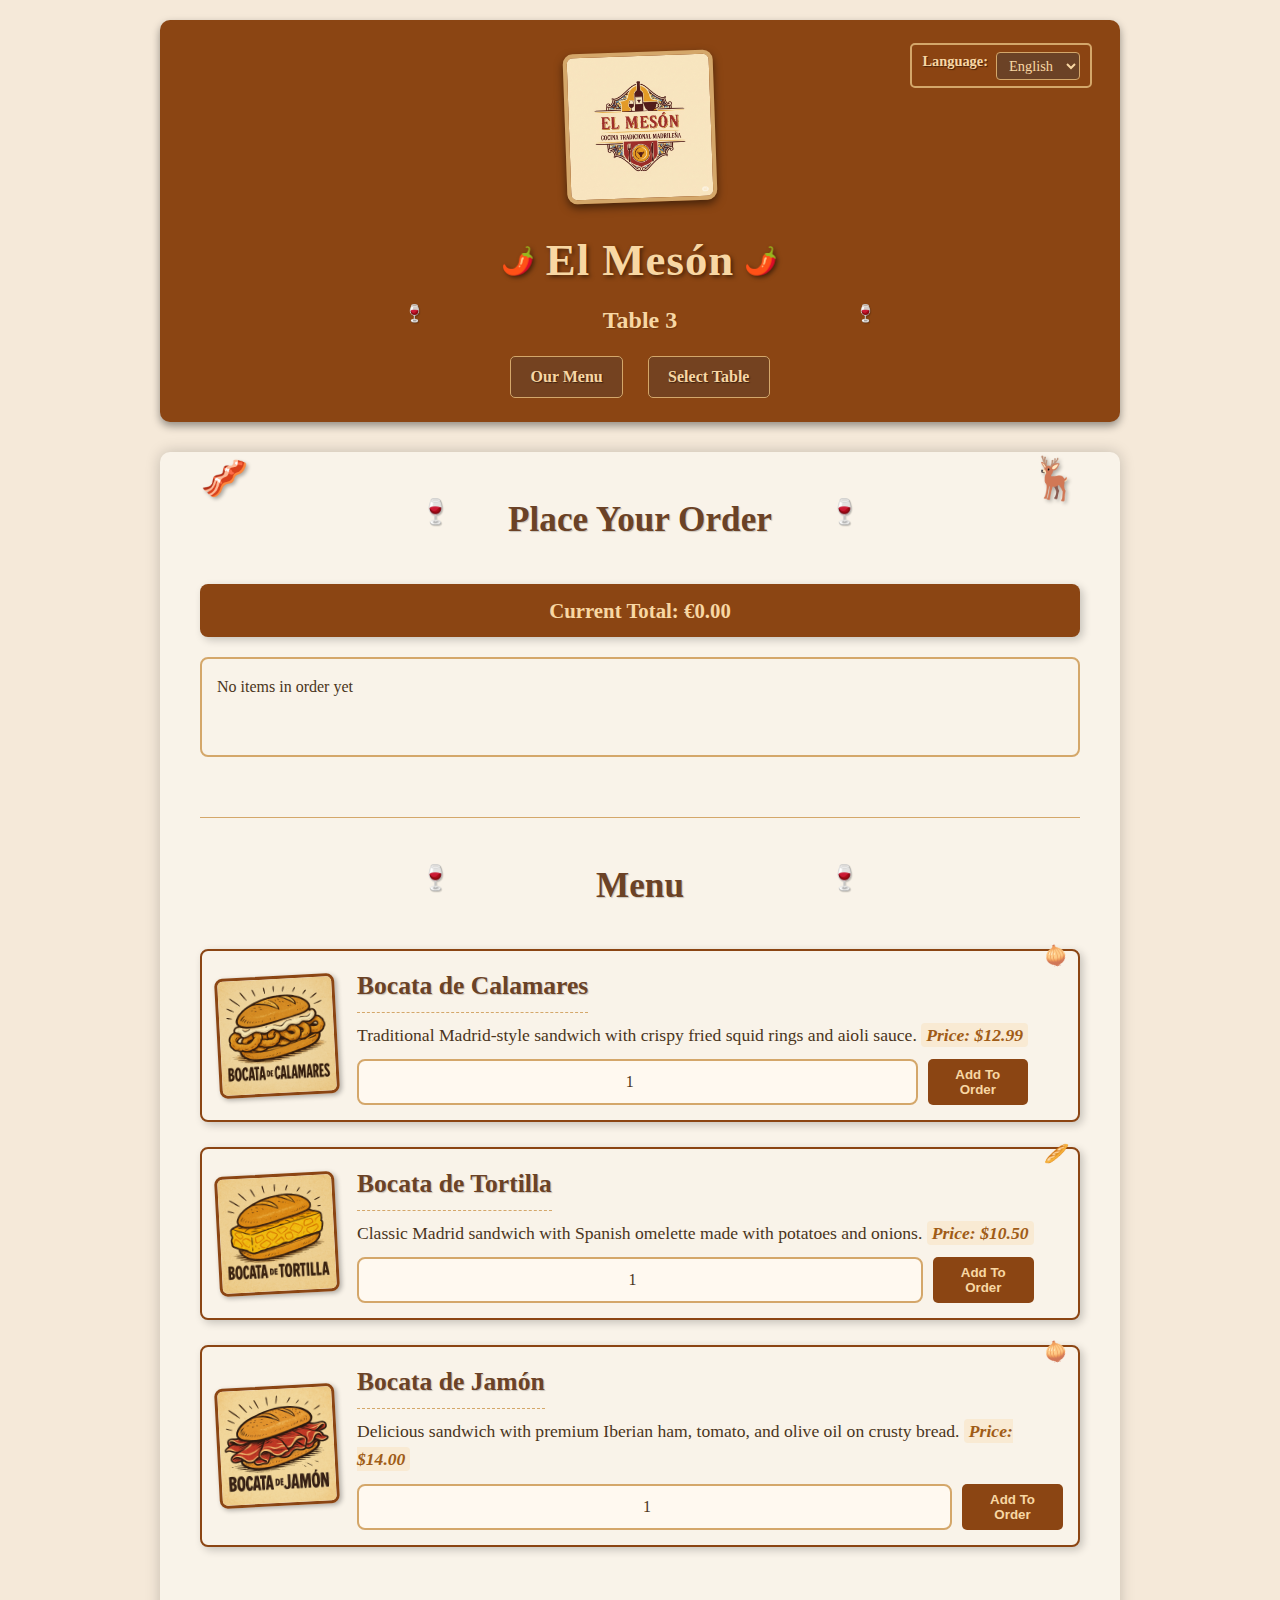
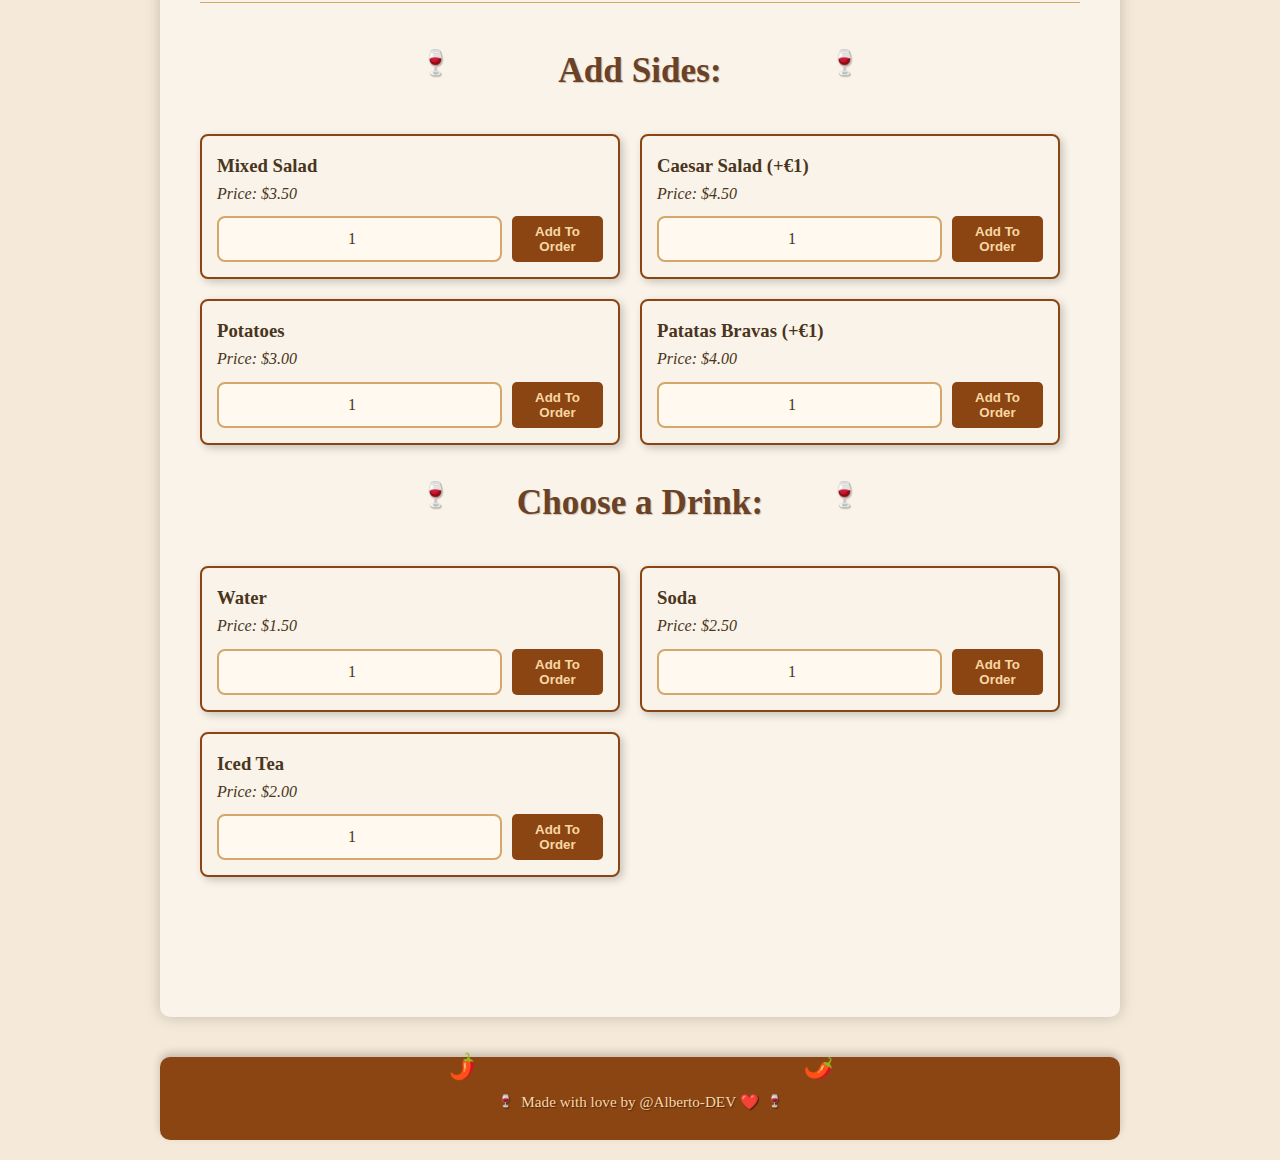
<file: table3.html>
<!DOCTYPE html>
<html lang="en">
<head>
    <meta charset="UTF-8">
    <meta name="viewport" content="width=device-width, initial-scale=1.0">
    <title>El Mesón - Table 3</title>
    <link rel="stylesheet" href="style.css">
</head>
<body>
<header>
    <div id="language-selector">
        <label for="language-select" data-i18n="language">Language:</label>
        <select id="language-select">
            <option value="en" data-i18n="english">English</option>
            <option value="es" data-i18n="spanish">Spanish</option>
        </select>
    </div>
    <img id="header-img" src="assets/LogoMeson.png" alt="El Mesón Logo">
    <h1 data-i18n="restaurantName">El Mesón</h1>
    <h2 id="table-number" data-i18n="tableNumber" data-table-number="3">Table 3</h2>
    <nav>
        <ul>
            <li><a href="index.html" data-i18n="ourMenu">Our Menu</a></li>
            <li><a href="index.html#tables" data-i18n="selectTable">Select Table</a></li>
        </ul>
    </nav>
</header>

<main>
    <section id="current-order">
        <h2 data-i18n="placeYourOrder">Place Your Order</h2>
        <div id="total-price-display" class="total-price">
            <h3 data-i18n="currentTotal" data-price="0">Current Total: €0.00</h3>
        </div>
        <div id="order-items" class="order-items">
            <!-- Order items will be displayed here -->
        </div>
    </section>

    <section id="menu">
        <h2 data-i18n="menu">Menu</h2>
        <article class="menu-item">
            <img src="assets/BocataCalamaresMeson.png" alt="Bocata de Calamares">
            <div class="item-details">
                <h3 data-i18n="bocataCalamares">Bocata de Calamares</h3>
                <p><span data-i18n="bocataCalamaresDesc">Traditional Madrid-style sandwich with crispy fried squid rings and aioli sauce.</span> <i><span data-i18n="price">Price:</span> $12.99</i></p>
                <div class="item-order-controls">
                    <input type="number" class="item-quantity" min="1" value="1" data-item-id="bocata-calamares" data-price="12.99">
                    <button class="add-to-order-btn" data-i18n="addToOrder" data-item-id="bocata-calamares" data-item-name="Bocata de Calamares" data-price="12.99">Add To Order</button>
                </div>
            </div>
        </article>

        <article class="menu-item">
            <img src="assets/BocataTortillaMeson.png" alt="Bocata de Tortilla">
            <div class="item-details">
                <h3 data-i18n="bocataTortilla">Bocata de Tortilla</h3>
                <p><span data-i18n="bocataTortillaDesc">Classic Madrid sandwich with Spanish omelette made with potatoes and onions.</span> <i><span data-i18n="price">Price:</span> $10.50</i></p>
                <div class="item-order-controls">
                    <input type="number" class="item-quantity" min="1" value="1" data-item-id="bocata-tortilla" data-price="10.50">
                    <button class="add-to-order-btn" data-i18n="addToOrder" data-item-id="bocata-tortilla" data-item-name="Bocata de Tortilla" data-price="10.50">Add To Order</button>
                </div>
            </div>
        </article>

        <article class="menu-item">
            <img src="assets/BocataJamonMeson.png" alt="Bocata de Jamón">
            <div class="item-details">
                <h3 data-i18n="bocataJamon">Bocata de Jamón</h3>
                <p><span data-i18n="bocataJamonDesc">Delicious sandwich with premium Iberian ham, tomato, and olive oil on crusty bread.</span> <i><span data-i18n="price">Price:</span> $14.00</i></p>
                <div class="item-order-controls">
                    <input type="number" class="item-quantity" min="1" value="1" data-item-id="bocata-jamon" data-price="14.00">
                    <button class="add-to-order-btn" data-i18n="addToOrder" data-item-id="bocata-jamon" data-item-name="Bocata de Jamón" data-price="14.00">Add To Order</button>
                </div>
            </div>
        </article>
    </section>

    <section id="sides-drinks">
        <h2 data-i18n="addSides">Add Sides</h2>
        <div class="sides-container">
            <article class="side-item">
                <h3 data-i18n="mixedSalad">Mixed Salad</h3>
                <p><i><span data-i18n="price">Price:</span> $3.50</i></p>
                <div class="item-order-controls">
                    <input type="number" class="item-quantity" min="1" value="1" data-item-id="mixed-salad" data-price="3.50">
                    <button class="add-to-order-btn" data-i18n="addToOrder" data-item-id="mixed-salad" data-item-name="Mixed Salad" data-price="3.50">Add To Order</button>
                </div>
            </article>

            <article class="side-item">
                <h3 data-i18n="caesarSalad">Caesar Salad</h3>
                <p><i><span data-i18n="price">Price:</span> $4.50</i></p>
                <div class="item-order-controls">
                    <input type="number" class="item-quantity" min="1" value="1" data-item-id="caesar-salad" data-price="4.50">
                    <button class="add-to-order-btn" data-i18n="addToOrder" data-item-id="caesar-salad" data-item-name="Caesar Salad" data-price="4.50">Add To Order</button>
                </div>
            </article>

            <article class="side-item">
                <h3 data-i18n="potatoes">Potatoes</h3>
                <p><i><span data-i18n="price">Price:</span> $3.00</i></p>
                <div class="item-order-controls">
                    <input type="number" class="item-quantity" min="1" value="1" data-item-id="potatoes" data-price="3.00">
                    <button class="add-to-order-btn" data-i18n="addToOrder" data-item-id="potatoes" data-item-name="Potatoes" data-price="3.00">Add To Order</button>
                </div>
            </article>

            <article class="side-item">
                <h3 data-i18n="patatasBravas">Patatas Bravas</h3>
                <p><i><span data-i18n="price">Price:</span> $4.00</i></p>
                <div class="item-order-controls">
                    <input type="number" class="item-quantity" min="1" value="1" data-item-id="patatas-bravas" data-price="4.00">
                    <button class="add-to-order-btn" data-i18n="addToOrder" data-item-id="patatas-bravas" data-item-name="Patatas Bravas" data-price="4.00">Add To Order</button>
                </div>
            </article>
        </div>

        <h2 data-i18n="chooseDrink">Choose a Drink</h2>
        <div class="drinks-container">
            <article class="drink-item">
                <h3 data-i18n="water">Water</h3>
                <p><i><span data-i18n="price">Price:</span> $1.50</i></p>
                <div class="item-order-controls">
                    <input type="number" class="item-quantity" min="1" value="1" data-item-id="water" data-price="1.50">
                    <button class="add-to-order-btn" data-i18n="addToOrder" data-item-id="water" data-item-name="Water" data-price="1.50">Add To Order</button>
                </div>
            </article>

            <article class="drink-item">
                <h3 data-i18n="soda">Soda</h3>
                <p><i><span data-i18n="price">Price:</span> $2.50</i></p>
                <div class="item-order-controls">
                    <input type="number" class="item-quantity" min="1" value="1" data-item-id="soda" data-price="2.50">
                    <button class="add-to-order-btn" data-i18n="addToOrder" data-item-id="soda" data-item-name="Soda" data-price="2.50">Add To Order</button>
                </div>
            </article>

            <article class="drink-item">
                <h3 data-i18n="icedTea">Iced Tea</h3>
                <p><i><span data-i18n="price">Price:</span> $2.00</i></p>
                <div class="item-order-controls">
                    <input type="number" class="item-quantity" min="1" value="1" data-item-id="iced-tea" data-price="2.00">
                    <button class="add-to-order-btn" data-i18n="addToOrder" data-item-id="iced-tea" data-item-name="Iced Tea" data-price="2.00">Add To Order</button>
                </div>
            </article>
        </div>
    </section>
</main>

<footer>
    <p data-i18n="footerText">&copy; 2025 Alberto González Pintado. Todos los derechos reservados.</p>
</footer>

<script src="translations.js"></script>
<script src="script.js"></script>
</body>

</html>
</file>
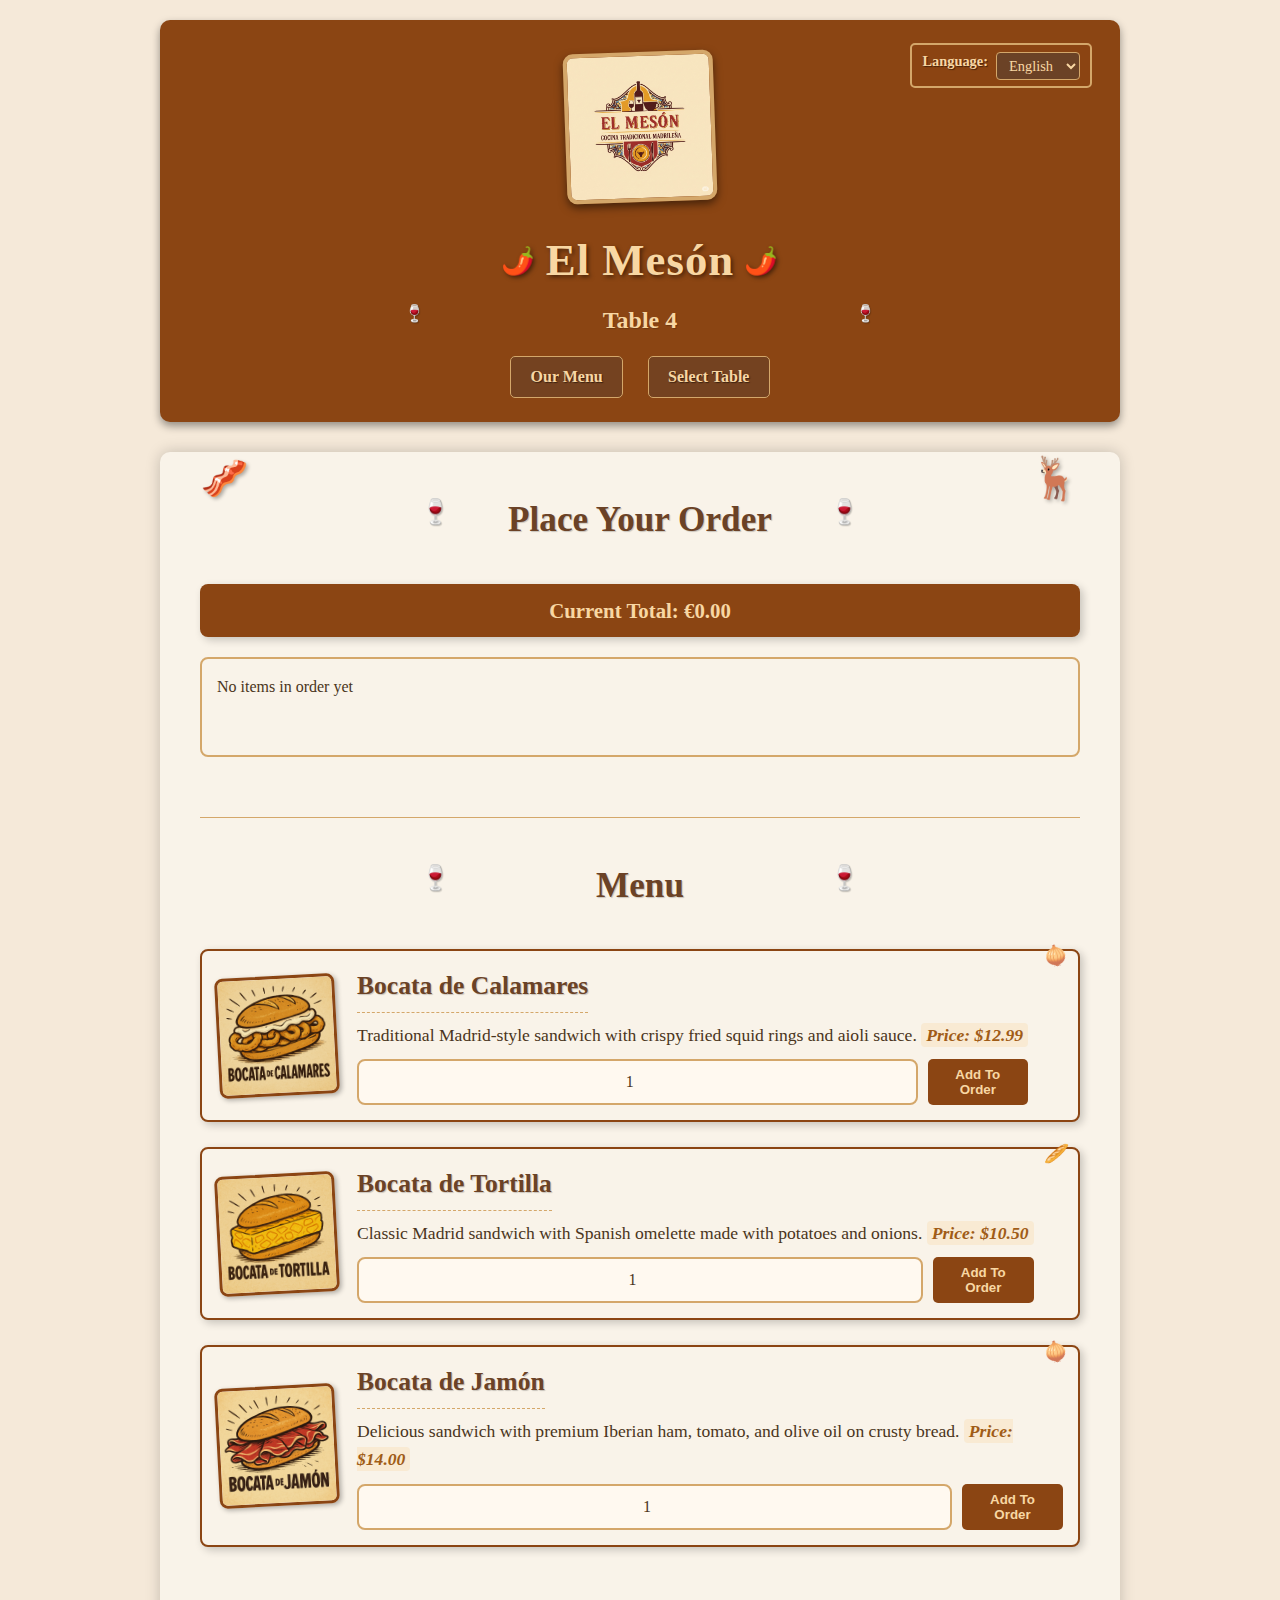
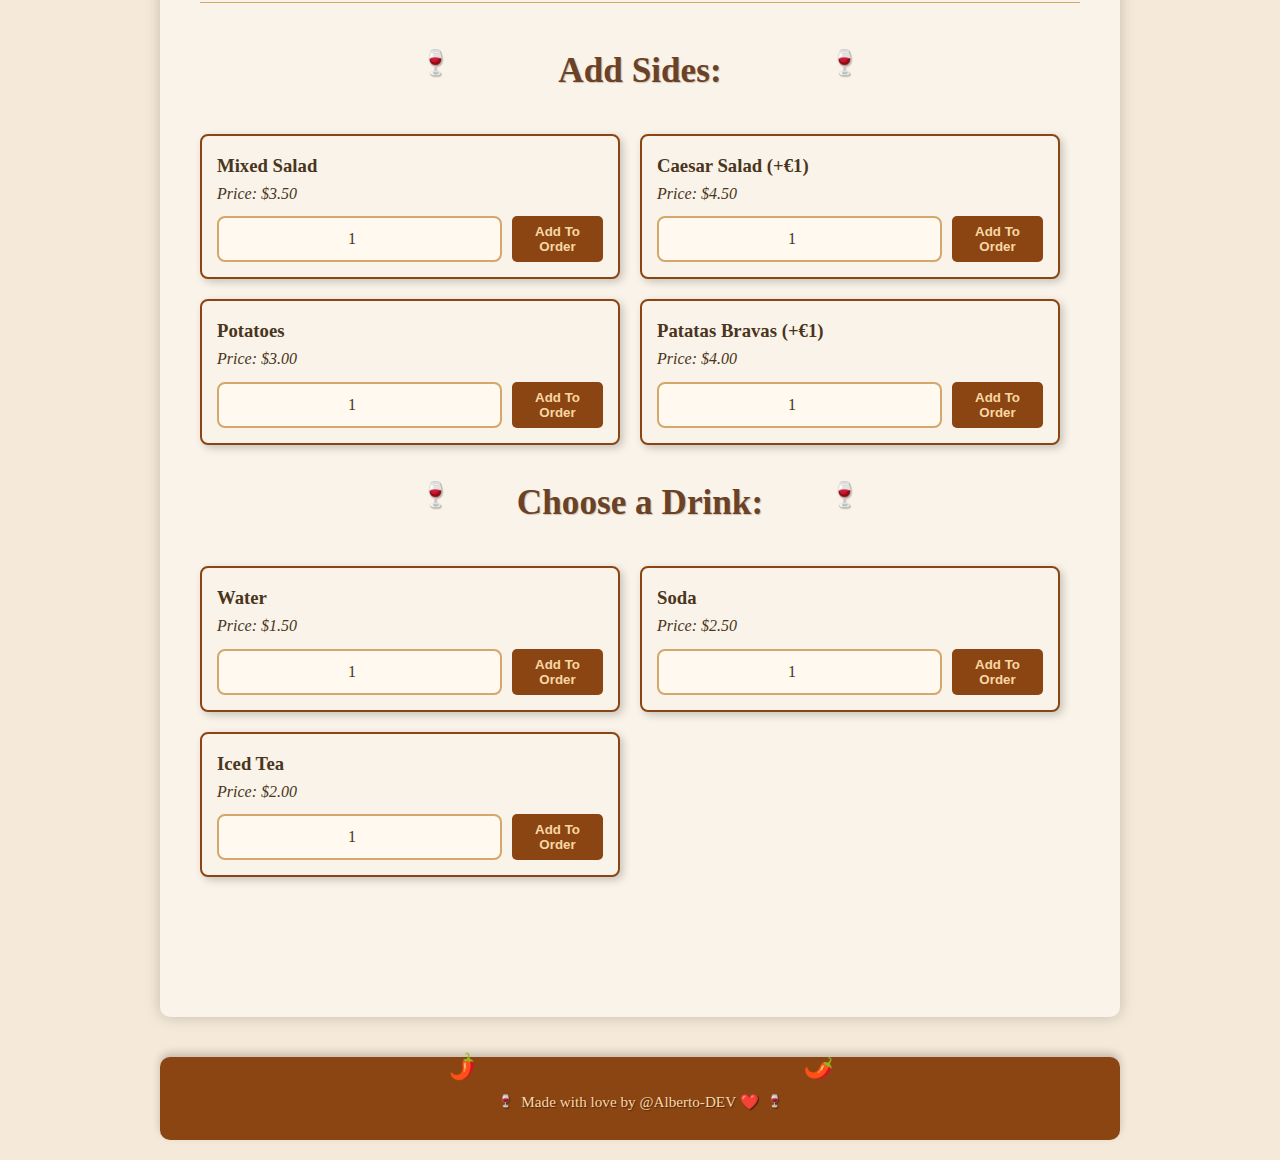
<file: table4.html>
<!DOCTYPE html>
<html lang="en">
<head>
    <meta charset="UTF-8">
    <meta name="viewport" content="width=device-width, initial-scale=1.0">
    <title>El Mesón - Table 4</title>
    <link rel="stylesheet" href="style.css">
</head>
<body>
<header>
    <div id="language-selector">
        <label for="language-select" data-i18n="language">Language:</label>
        <select id="language-select">
            <option value="en" data-i18n="english">English</option>
            <option value="es" data-i18n="spanish">Spanish</option>
        </select>
    </div>
    <img id="header-img" src="assets/LogoMeson.png" alt="El Mesón Logo">
    <h1 data-i18n="restaurantName">El Mesón</h1>
    <h2 id="table-number" data-i18n="tableNumber" data-table-number="4">Table 4</h2>
    <nav>
        <ul>
            <li><a href="index.html" data-i18n="ourMenu">Our Menu</a></li>
            <li><a href="index.html#tables" data-i18n="selectTable">Select Table</a></li>
        </ul>
    </nav>
</header>

<main>
    <section id="current-order">
        <h2 data-i18n="placeYourOrder">Place Your Order</h2>
        <div id="total-price-display" class="total-price">
            <h3 data-i18n="currentTotal" data-price="0">Current Total: €0.00</h3>
        </div>
        <div id="order-items" class="order-items">
            <!-- Order items will be displayed here -->
        </div>
    </section>

    <section id="menu">
        <h2 data-i18n="menu">Menu</h2>
        <article class="menu-item">
            <img src="assets/BocataCalamaresMeson.png" alt="Bocata de Calamares">
            <div class="item-details">
                <h3 data-i18n="bocataCalamares">Bocata de Calamares</h3>
                <p><span data-i18n="bocataCalamaresDesc">Traditional Madrid-style sandwich with crispy fried squid rings and aioli sauce.</span> <i><span data-i18n="price">Price:</span> $12.99</i></p>
                <div class="item-order-controls">
                    <input type="number" class="item-quantity" min="1" value="1" data-item-id="bocata-calamares" data-price="12.99">
                    <button class="add-to-order-btn" data-i18n="addToOrder" data-item-id="bocata-calamares" data-item-name="Bocata de Calamares" data-price="12.99">Add To Order</button>
                </div>
            </div>
        </article>

        <article class="menu-item">
            <img src="assets/BocataTortillaMeson.png" alt="Bocata de Tortilla">
            <div class="item-details">
                <h3 data-i18n="bocataTortilla">Bocata de Tortilla</h3>
                <p><span data-i18n="bocataTortillaDesc">Classic Madrid sandwich with Spanish omelette made with potatoes and onions.</span> <i><span data-i18n="price">Price:</span> $10.50</i></p>
                <div class="item-order-controls">
                    <input type="number" class="item-quantity" min="1" value="1" data-item-id="bocata-tortilla" data-price="10.50">
                    <button class="add-to-order-btn" data-i18n="addToOrder" data-item-id="bocata-tortilla" data-item-name="Bocata de Tortilla" data-price="10.50">Add To Order</button>
                </div>
            </div>
        </article>

        <article class="menu-item">
            <img src="assets/BocataJamonMeson.png" alt="Bocata de Jamón">
            <div class="item-details">
                <h3 data-i18n="bocataJamon">Bocata de Jamón</h3>
                <p><span data-i18n="bocataJamonDesc">Delicious sandwich with premium Iberian ham, tomato, and olive oil on crusty bread.</span> <i><span data-i18n="price">Price:</span> $14.00</i></p>
                <div class="item-order-controls">
                    <input type="number" class="item-quantity" min="1" value="1" data-item-id="bocata-jamon" data-price="14.00">
                    <button class="add-to-order-btn" data-i18n="addToOrder" data-item-id="bocata-jamon" data-item-name="Bocata de Jamón" data-price="14.00">Add To Order</button>
                </div>
            </div>
        </article>
    </section>

    <section id="sides-drinks">
        <h2 data-i18n="addSides">Add Sides</h2>
        <div class="sides-container">
            <article class="side-item">
                <h3 data-i18n="mixedSalad">Mixed Salad</h3>
                <p><i><span data-i18n="price">Price:</span> $3.50</i></p>
                <div class="item-order-controls">
                    <input type="number" class="item-quantity" min="1" value="1" data-item-id="mixed-salad" data-price="3.50">
                    <button class="add-to-order-btn" data-i18n="addToOrder" data-item-id="mixed-salad" data-item-name="Mixed Salad" data-price="3.50">Add To Order</button>
                </div>
            </article>

            <article class="side-item">
                <h3 data-i18n="caesarSalad">Caesar Salad</h3>
                <p><i><span data-i18n="price">Price:</span> $4.50</i></p>
                <div class="item-order-controls">
                    <input type="number" class="item-quantity" min="1" value="1" data-item-id="caesar-salad" data-price="4.50">
                    <button class="add-to-order-btn" data-i18n="addToOrder" data-item-id="caesar-salad" data-item-name="Caesar Salad" data-price="4.50">Add To Order</button>
                </div>
            </article>

            <article class="side-item">
                <h3 data-i18n="potatoes">Potatoes</h3>
                <p><i><span data-i18n="price">Price:</span> $3.00</i></p>
                <div class="item-order-controls">
                    <input type="number" class="item-quantity" min="1" value="1" data-item-id="potatoes" data-price="3.00">
                    <button class="add-to-order-btn" data-i18n="addToOrder" data-item-id="potatoes" data-item-name="Potatoes" data-price="3.00">Add To Order</button>
                </div>
            </article>

            <article class="side-item">
                <h3 data-i18n="patatasBravas">Patatas Bravas</h3>
                <p><i><span data-i18n="price">Price:</span> $4.00</i></p>
                <div class="item-order-controls">
                    <input type="number" class="item-quantity" min="1" value="1" data-item-id="patatas-bravas" data-price="4.00">
                    <button class="add-to-order-btn" data-i18n="addToOrder" data-item-id="patatas-bravas" data-item-name="Patatas Bravas" data-price="4.00">Add To Order</button>
                </div>
            </article>
        </div>

        <h2 data-i18n="chooseDrink">Choose a Drink</h2>
        <div class="drinks-container">
            <article class="drink-item">
                <h3 data-i18n="water">Water</h3>
                <p><i><span data-i18n="price">Price:</span> $1.50</i></p>
                <div class="item-order-controls">
                    <input type="number" class="item-quantity" min="1" value="1" data-item-id="water" data-price="1.50">
                    <button class="add-to-order-btn" data-i18n="addToOrder" data-item-id="water" data-item-name="Water" data-price="1.50">Add To Order</button>
                </div>
            </article>

            <article class="drink-item">
                <h3 data-i18n="soda">Soda</h3>
                <p><i><span data-i18n="price">Price:</span> $2.50</i></p>
                <div class="item-order-controls">
                    <input type="number" class="item-quantity" min="1" value="1" data-item-id="soda" data-price="2.50">
                    <button class="add-to-order-btn" data-i18n="addToOrder" data-item-id="soda" data-item-name="Soda" data-price="2.50">Add To Order</button>
                </div>
            </article>

            <article class="drink-item">
                <h3 data-i18n="icedTea">Iced Tea</h3>
                <p><i><span data-i18n="price">Price:</span> $2.00</i></p>
                <div class="item-order-controls">
                    <input type="number" class="item-quantity" min="1" value="1" data-item-id="iced-tea" data-price="2.00">
                    <button class="add-to-order-btn" data-i18n="addToOrder" data-item-id="iced-tea" data-item-name="Iced Tea" data-price="2.00">Add To Order</button>
                </div>
            </article>
        </div>
    </section>
</main>

<footer>
    <p data-i18n="footerText">&copy; 2025 Alberto González Pintado. Todos los derechos reservados.</p>
</footer>

<script src="translations.js"></script>
<script src="script.js"></script>
</body>

</html>
</file>
<file: style.css>
/* Universal selector to reset default margin and padding for all elements. */
* {
    margin: 0;
    padding: 0;
    box-sizing: border-box; /* Include padding and border in the element's total width and height */
}

/* Basic body styling for overall page appearance */
body {
    font-family: 'Georgia', serif;
    line-height: 1.6;
    color: #4a3520; /* Darker brown for text */
    max-width: 1000px; /* Max width for content */
    margin: 0 auto; /* Center content on larger screens */
    padding: 20px;
    background-color: #f5e9d9; /* Warm beige background */
    background-image: url('https://www.transparenttextures.com/patterns/wood-pattern.png');
    width: 100%;
    position: relative;
}

/* Media query for body on smaller screens */
@media screen and (max-width: 768px) {
    body {
        padding: 15px;
    }
}

@media screen and (max-width: 480px) {
    body {
        padding: 10px;
    }
}

/* Header styling */
header {
    background: #8b4513; /* Saddle brown - wood-like color */
    color: #fff;
    padding: 1.5rem 0;
    text-align: center;
    margin-bottom: 30px;
    border-radius: 10px;
    box-shadow: 0 4px 8px rgba(0, 0, 0, 0.4);
    position: relative;
    background-image: url('https://www.transparenttextures.com/patterns/wood.png');
    border: 8px solid transparent;
    border-image: url('https://www.transparenttextures.com/patterns/spanish-tile.png') 30 round;
}

/* Language selector styling */
#language-selector {
    position: absolute;
    top: 15px;
    right: 20px;
    display: flex;
    align-items: center;
    background-color: rgba(139, 69, 19, 0.7); /* Darker wood color with transparency */
    padding: 5px 10px;
    border-radius: 5px;
    border: 2px solid #d4a76a; /* Light wood color border */
}

/* Media query for smaller screens */
@media screen and (max-width: 768px) {
    header {
        padding: 1rem 0 1.5rem;
    }

    #language-selector {
        position: relative;
        top: 0;
        right: 0;
        margin: 0 auto 15px;
        justify-content: center;
        width: fit-content;
    }
}

#language-selector label {
    margin-right: 8px;
    font-size: 0.9em;
    color: #f8d7a3; /* Light cream color */
    font-weight: bold;
    text-shadow: 1px 1px 1px rgba(0, 0, 0, 0.5);
}

#language-select {
    background-color: #6b4226; /* Dark wood color */
    color: #f8d7a3; /* Light cream color */
    border: 1px solid #d4a76a; /* Light wood color */
    border-radius: 4px;
    padding: 4px 8px;
    font-size: 0.9em;
    cursor: pointer;
    font-family: 'Georgia', serif;
}

#language-select:focus {
    outline: none;
    box-shadow: 0 0 0 2px rgba(212, 167, 106, 0.7);
}

#header-img {
    max-width: 150px;
    height: auto;
    border-radius: 10px; /* Slightly rounded corners instead of circular */
    border: 4px solid #d4a76a; /* Light wood color border */
    margin-bottom: 15px;
    box-shadow: 0 4px 8px rgba(0, 0, 0, 0.5);
    transform: rotate(-2deg); /* Slightly tilted for a rustic look */
}

header h1 {
    margin-bottom: 15px;
    font-size: 2.8em;
    color: #f8d7a3; /* Light cream color */
    padding: 0 10px;
    font-family: 'Georgia', serif;
    text-shadow: 2px 2px 4px rgba(0, 0, 0, 0.5);
    letter-spacing: 1px;
    position: relative;
}

header h1::before, header h1::after {
    content: "🌶️"; /* Pepper emoji for decoration */
    font-size: 0.6em;
    position: relative;
    top: -5px;
    margin: 0 10px;
}

/* Navigation styling */
nav ul {
    list-style: none;
    padding: 0;
    display: flex;
    justify-content: center;
    gap: 25px;
    flex-wrap: wrap;
    position: relative;
}

nav ul::before {
    content: "";
    position: absolute;
    top: -15px;
    left: 50%;
    transform: translateX(-50%);
    width: 80%;
    height: 10px;
    background-image: url('https://www.transparenttextures.com/patterns/spanish-tile.png');
    background-size: contain;
    opacity: 0.7;
}

/* Media query for smaller screens - header elements */
@media screen and (max-width: 768px) {
    #header-img {
        max-width: 120px;
    }

    header h1 {
        font-size: 2.2em;
    }

    nav ul {
        gap: 15px;
    }
}

@media screen and (max-width: 480px) {
    #header-img {
        max-width: 100px;
    }

    header h1 {
        font-size: 1.8em;
    }

    nav ul {
        gap: 10px;
    }

    nav ul li a {
        padding: 0.5rem 0.8rem;
        font-size: 0.9em;
    }
}

nav ul li a {
    color: #f8d7a3; /* Light cream color */
    text-decoration: none;
    padding: 0.7rem 1.2rem;
    border-radius: 5px;
    transition: all 0.3s ease;
    font-weight: bold;
    background-color: rgba(107, 66, 38, 0.7); /* Dark wood color with transparency */
    border: 1px solid #d4a76a; /* Light wood color */
    text-shadow: 1px 1px 1px rgba(0, 0, 0, 0.5);
}

nav ul li a:hover {
    background-color: #a05c17; /* Warmer brown on hover */
    color: #fff;
    transform: translateY(-2px);
    box-shadow: 0 4px 8px rgba(0, 0, 0, 0.3);
}

/* Main content styling */
main {
    background: #f9f3e9; /* Light cream background */
    padding: 30px;
    border-radius: 10px;
    box-shadow: 0 0 15px rgba(0, 0, 0, 0.2);
    width: 100%;
    border: 10px solid transparent;
    border-image: url('https://www.transparenttextures.com/patterns/spanish-tile.png') 30 round;
    position: relative;
}

/* Decorative elements for the tavern atmosphere */
main::before {
    content: "🦌"; /* Deer emoji for hunting decoration */
    position: absolute;
    top: -15px;
    right: 30px;
    font-size: 2.5em;
    transform: rotate(5deg);
    text-shadow: 2px 2px 4px rgba(0, 0, 0, 0.3);
}

main::after {
    content: "🥓"; /* Bacon emoji for hanging food */
    position: absolute;
    top: -15px;
    left: 30px;
    font-size: 2.5em;
    transform: rotate(-5deg);
    text-shadow: 2px 2px 4px rgba(0, 0, 0, 0.3);
}

section {
    margin-bottom: 40px;
    padding-bottom: 30px;
    border-bottom: 1px solid #d4a76a; /* Light wood color */
    position: relative;
}

section:last-child {
    border-bottom: none;
}

/* Wooden column effect for sections */
section::before, section::after {
    content: "";
    position: absolute;
    top: 0;
    bottom: 0;
    width: 20px;
    background-image: url('https://www.transparenttextures.com/patterns/wood.png');
    background-color: #8b4513; /* Saddle brown */
    opacity: 0.7;
    z-index: -1;
}

section::before {
    left: -15px;
    transform: rotate(-2deg);
}

section::after {
    right: -15px;
    transform: rotate(2deg);
}

h2 {
    color: #6b4226; /* Dark wood color */
    margin-bottom: 25px;
    font-size: 2.2em;
    text-align: center;
    position: relative;
    padding-bottom: 10px;
    font-family: 'Georgia', serif;
    text-shadow: 1px 1px 1px rgba(0, 0, 0, 0.2);
}

h2::before {
    content: '🍷'; /* Wine glass emoji */
    position: absolute;
    left: 25%;
    top: 0;
    font-size: 0.7em;
}

h2::after {
    content: '🍷'; /* Wine glass emoji */
    position: absolute;
    right: 25%;
    top: 0;
    font-size: 0.7em;
}

/* Media query for main content on smaller screens */
@media screen and (max-width: 768px) {
    main {
        padding: 20px;
    }

    h2 {
        font-size: 1.8em;
        margin-bottom: 20px;
    }

    section {
        margin-bottom: 30px;
        padding-bottom: 20px;
    }
}

@media screen and (max-width: 480px) {
    main {
        padding: 15px;
    }

    h2 {
        font-size: 1.5em;
        margin-bottom: 15px;
    }

    section {
        margin-bottom: 25px;
        padding-bottom: 15px;
    }
}

/* Menu item styling */
.menu-item {
    display: flex;
    align-items: center;
    margin-bottom: 25px;
    padding: 15px;
    border: 2px solid #8b4513; /* Saddle brown border */
    border-radius: 8px;
    background-color: #f9f3e9; /* Light cream background */
    transition: all 0.3s ease;
    position: relative;
    box-shadow: 3px 3px 8px rgba(0, 0, 0, 0.2);
}

.menu-item::before {
    content: "🌶️"; /* Pepper emoji */
    position: absolute;
    top: -10px;
    right: 10px;
    font-size: 1.2em;
    transform: rotate(15deg);
}

.menu-item:nth-child(2n)::before {
    content: "🧅"; /* Onion emoji */
    transform: rotate(-10deg);
}

.menu-item:nth-child(3n)::before {
    content: "🥖"; /* Bread emoji */
    transform: rotate(5deg);
}

.menu-item:hover {
    transform: translateY(-5px) rotate(1deg);
    box-shadow: 5px 5px 15px rgba(0, 0, 0, 0.3);
    background-color: #f5e9d9; /* Slightly darker on hover */
}

.menu-item img {
    width: 120px;
    height: 120px;
    border-radius: 8px;
    margin-right: 20px;
    object-fit: cover;
    border: 3px solid #8b4513; /* Saddle brown border */
    box-shadow: 2px 2px 5px rgba(0, 0, 0, 0.3);
    transform: rotate(-3deg); /* Slightly tilted for rustic look */
}

.item-details h3 {
    color: #6b4226; /* Dark wood color */
    margin-bottom: 8px;
    font-size: 1.6em;
    font-family: 'Georgia', serif;
    text-shadow: 1px 1px 1px rgba(0, 0, 0, 0.2);
    border-bottom: 1px dashed #d4a76a; /* Light wood color dashed border */
    padding-bottom: 5px;
    width: fit-content;
}

.item-details p {
    font-size: 1.1em;
    color: #4a3520; /* Darker brown for text */
    font-family: 'Georgia', serif;
}

.item-details p i {
    color: #a05c17; /* Warmer brown for price */
    font-weight: bold;
    background-color: rgba(248, 215, 163, 0.3); /* Light cream background with transparency */
    padding: 2px 5px;
    border-radius: 4px;
}

/* Media query for menu items on smaller screens */
@media screen and (max-width: 600px) {
    .menu-item {
        flex-direction: column;
        text-align: center;
    }

    .menu-item img {
        margin-right: 0;
        margin-bottom: 15px;
        width: 100px;
        height: 100px;
    }

    .item-details h3 {
        font-size: 1.4em;
    }

    .item-details p {
        font-size: 1em;
    }
}

/* Form styling */
form {
    display: grid;
    gap: 20px;
    background-image: url('https://www.transparenttextures.com/patterns/old-paper.png');
    background-color: #f9f3e9; /* Light cream background */
    padding: 20px;
    border-radius: 8px;
    border: 2px solid #8b4513; /* Saddle brown border */
    box-shadow: 3px 3px 8px rgba(0, 0, 0, 0.2);
    position: relative;
}

form::before {
    content: "🍷"; /* Wine glass emoji */
    position: absolute;
    top: -15px;
    right: 15px;
    font-size: 1.5em;
    transform: rotate(15deg);
}

.form-group {
    margin-bottom: 15px;
    position: relative;
}

label {
    display: block;
    margin-bottom: 8px;
    font-weight: bold;
    color: #6b4226; /* Dark wood color */
    font-family: 'Georgia', serif;
    text-shadow: 1px 1px 1px rgba(0, 0, 0, 0.1);
}

input[type="number"],
textarea {
    width: 100%;
    padding: 12px;
    border: 2px solid #d4a76a; /* Light wood color */
    border-radius: 8px;
    font-size: 1em;
    background-color: #fff9f0; /* Very light cream */
    font-family: 'Georgia', serif;
    color: #4a3520; /* Darker brown for text */
}

input[type="number"]:focus,
textarea:focus {
    border-color: #8b4513; /* Saddle brown */
    outline: none;
    box-shadow: 0 0 0 3px rgba(139, 69, 19, 0.2);
    background-color: #fff;
}

textarea {
    resize: vertical;
    min-height: 80px;
    background-image: url('https://www.transparenttextures.com/patterns/old-paper.png');
    background-color: #fff9f0; /* Very light cream */
}

.checkbox-group,
.radio-group {
    display: flex;
    flex-wrap: wrap;
    gap: 15px;
    background-color: rgba(248, 215, 163, 0.3); /* Light cream with transparency */
    padding: 10px;
    border-radius: 8px;
    border: 1px dashed #d4a76a; /* Light wood color dashed border */
}

.checkbox-group div,
.radio-group div {
    display: flex;
    align-items: center;
    min-width: 120px; /* Ensure minimum width for better spacing */
    background-color: rgba(255, 255, 255, 0.5);
    padding: 5px 10px;
    border-radius: 5px;
    border: 1px solid #d4a76a; /* Light wood color */
    transition: all 0.2s ease;
}

.checkbox-group div:hover,
.radio-group div:hover {
    background-color: rgba(255, 255, 255, 0.8);
    transform: translateY(-2px);
    box-shadow: 2px 2px 5px rgba(0, 0, 0, 0.1);
}

input[type="checkbox"],
input[type="radio"] {
    margin-right: 8px;
    width: auto; /* Override 100% width for these types */
    accent-color: #8b4513; /* Saddle brown for checked state */
}

input[type="submit"] {
    background-color: #8b4513; /* Saddle brown */
    color: #f8d7a3; /* Light cream color */
    padding: 15px 30px;
    border: 2px solid #d4a76a; /* Light wood color */
    border-radius: 8px;
    font-size: 1.2em;
    cursor: pointer;
    transition: all 0.3s ease;
    width: 100%;
    margin-top: 20px;
    font-family: 'Georgia', serif;
    text-shadow: 1px 1px 1px rgba(0, 0, 0, 0.5);
    background-image: url('https://www.transparenttextures.com/patterns/wood.png');
    position: relative;
}

input[type="submit"]::before {
    content: "🍽️"; /* Plate with cutlery emoji */
    position: absolute;
    left: 20px;
    top: 50%;
    transform: translateY(-50%);
    font-size: 1.2em;
}

/* Media query for form elements on smaller screens */
@media screen and (max-width: 768px) {
    .checkbox-group,
    .radio-group {
        gap: 10px;
    }

    .checkbox-group div,
    .radio-group div {
        min-width: 45%; /* Two items per row on medium screens */
    }

    input[type="submit"] {
        padding: 12px 20px;
        font-size: 1.1em;
    }
}

@media screen and (max-width: 480px) {
    .checkbox-group div,
    .radio-group div {
        min-width: 100%; /* Full width on small screens */
    }

    .form-group {
        margin-bottom: 10px;
    }

    input[type="number"],
    textarea {
        padding: 10px;
    }

    input[type="submit"] {
        padding: 10px 15px;
        font-size: 1em;
    }
}

input[type="submit"]:hover {
    background-color: #6b4226; /* Darker wood color on hover */
    transform: translateY(-2px);
    box-shadow: 0 4px 8px rgba(0, 0, 0, 0.3);
    border-color: #f8d7a3; /* Light cream color */
}

/* Footer styling */
footer {
    text-align: center;
    padding: 25px 0;
    margin-top: 40px;
    background: #8b4513; /* Saddle brown */
    color: #f8d7a3; /* Light cream color */
    border-radius: 10px;
    font-size: 0.95em;
    box-shadow: 0 -4px 8px rgba(0, 0, 0, 0.2);
    width: 100%;
    background-image: url('https://www.transparenttextures.com/patterns/wood.png');
    border-top: 8px solid transparent;
    border-image: url('https://www.transparenttextures.com/patterns/spanish-tile.png') 30 round;
    position: relative;
}

footer::before, footer::after {
    content: "🌶️"; /* Pepper emoji */
    position: absolute;
    top: -15px;
    font-size: 1.5em;
}

footer::before {
    left: 30%;
    transform: rotate(-15deg);
}

footer::after {
    right: 30%;
    transform: rotate(15deg);
}

footer p {
    font-family: 'Georgia', serif;
    text-shadow: 1px 1px 1px rgba(0, 0, 0, 0.5);
    position: relative;
    display: inline-block;
}

footer p::before, footer p::after {
    content: "🍷"; /* Wine glass emoji */
    font-size: 0.8em;
    position: relative;
    top: -2px;
    margin: 0 8px;
}

/* Media query for footer on smaller screens */
@media screen and (max-width: 768px) {
    footer {
        padding: 20px 0;
        margin-top: 30px;
    }
}

@media screen and (max-width: 480px) {
    footer {
        padding: 15px 0;
        margin-top: 25px;
        font-size: 0.85em;
    }
}

/* Table selection styles */
.tables-container {
    display: flex;
    flex-wrap: wrap;
    justify-content: space-around;
    gap: 20px;
    margin-top: 20px;
}

.table-item {
    background-color: #f9f3e9;
    border: 2px solid #8b4513;
    border-radius: 10px;
    padding: 20px;
    text-align: center;
    width: 200px;
    box-shadow: 3px 3px 8px rgba(0, 0, 0, 0.2);
    transition: all 0.3s ease;
}

.table-item:hover {
    transform: translateY(-5px);
    box-shadow: 5px 5px 15px rgba(0, 0, 0, 0.3);
}

.table-item img {
    width: 100px;
    height: 100px;
    border-radius: 8px;
    margin-bottom: 10px;
    border: 3px solid #8b4513;
}

.table-item h3 {
    color: #6b4226;
    margin-bottom: 15px;
    font-size: 1.4em;
}

.table-button {
    display: inline-block;
    background-color: #8b4513;
    color: #f8d7a3;
    padding: 10px 20px;
    border-radius: 5px;
    text-decoration: none;
    font-weight: bold;
    transition: all 0.3s ease;
    border: 1px solid #d4a76a;
}

.table-button:hover {
    background-color: #6b4226;
    transform: translateY(-2px);
    box-shadow: 0 4px 8px rgba(0, 0, 0, 0.3);
}

/* Table order page styles */
#table-number {
    color: #f8d7a3;
    font-size: 1.5em;
    margin-top: -10px;
    margin-bottom: 15px;
}

.total-price {
    background-color: #8b4513;
    color: #f8d7a3;
    padding: 10px 15px;
    border-radius: 8px;
    margin-bottom: 20px;
    text-align: center;
    box-shadow: 3px 3px 8px rgba(0, 0, 0, 0.2);
}

.total-price h3 {
    margin: 0;
    font-size: 1.3em;
}

.order-items {
    background-color: #f9f3e9;
    border: 2px solid #d4a76a;
    border-radius: 8px;
    padding: 15px;
    margin-bottom: 30px;
    min-height: 100px;
}

.order-item {
    display: flex;
    justify-content: space-between;
    padding: 10px;
    border-bottom: 1px dashed #d4a76a;
}

.order-item:last-child {
    border-bottom: none;
}

.item-order-controls {
    display: flex;
    align-items: center;
    margin-top: 10px;
    gap: 10px;
}

.item-quantity {
    width: 60px;
    padding: 5px;
    border: 2px solid #d4a76a;
    border-radius: 5px;
    text-align: center;
}

.add-to-order-btn {
    background-color: #8b4513;
    color: #f8d7a3;
    border: none;
    padding: 8px 15px;
    border-radius: 5px;
    cursor: pointer;
    font-weight: bold;
    transition: all 0.3s ease;
}

.add-to-order-btn:hover {
    background-color: #6b4226;
    transform: translateY(-2px);
    box-shadow: 0 4px 8px rgba(0, 0, 0, 0.3);
}

/* Sides and drinks styles */
.sides-container, .drinks-container {
    display: flex;
    flex-wrap: wrap;
    gap: 20px;
    margin-bottom: 30px;
}

.side-item, .drink-item {
    background-color: #f9f3e9;
    border: 2px solid #8b4513;
    border-radius: 8px;
    padding: 15px;
    width: calc(50% - 20px);
    box-shadow: 3px 3px 8px rgba(0, 0, 0, 0.2);
}

@media screen and (max-width: 768px) {
    .side-item, .drink-item {
        width: 100%;
    }
}

/* Login page styles */
#login-form {
    max-width: 400px;
    margin: 0 auto;
    padding: 30px;
    background-color: #f9f3e9;
    border: 2px solid #8b4513;
    border-radius: 10px;
    box-shadow: 0 4px 8px rgba(0, 0, 0, 0.2);
}

#login-form h2 {
    text-align: center;
    margin-bottom: 30px;
}

.error-message {
    background-color: #f8d7a3;
    border-left: 4px solid #e74c3c;
    padding: 10px 15px;
    margin-bottom: 20px;
    color: #e74c3c;
    border-radius: 4px;
}

/* Staff dashboard styles */
.tables-grid {
    display: grid;
    grid-template-columns: repeat(auto-fill, minmax(300px, 1fr));
    gap: 20px;
    margin-top: 20px;
}

.table-order-card {
    background-color: #f9f3e9;
    border: 2px solid #8b4513;
    border-radius: 10px;
    padding: 20px;
    box-shadow: 3px 3px 8px rgba(0, 0, 0, 0.2);
}

.table-order-card h3 {
    color: #6b4226;
    margin-bottom: 15px;
    font-size: 1.4em;
    text-align: center;
    border-bottom: 1px solid #d4a76a;
    padding-bottom: 10px;
}

.order-list {
    background-color: #fff;
    border: 1px solid #d4a76a;
    border-radius: 8px;
    padding: 15px;
    margin-bottom: 20px;
    min-height: 150px;
    max-height: 300px;
    overflow-y: auto;
}

.no-orders {
    text-align: center;
    color: #999;
    font-style: italic;
}

.order-status {
    background-color: #f5e9d9;
    border: 1px solid #d4a76a;
    border-radius: 8px;
    padding: 15px;
}

.order-status h4 {
    margin-top: 0;
    margin-bottom: 10px;
    color: #6b4226;
}

.status-select {
    width: 100%;
    padding: 8px;
    margin-bottom: 10px;
    border: 2px solid #d4a76a;
    border-radius: 5px;
    background-color: #fff;
}

.update-status-btn {
    width: 100%;
    background-color: #8b4513;
    color: #f8d7a3;
    border: none;
    padding: 10px;
    border-radius: 5px;
    cursor: pointer;
    font-weight: bold;
    transition: all 0.3s ease;
}

.update-status-btn:hover {
    background-color: #6b4226;
    transform: translateY(-2px);
    box-shadow: 0 4px 8px rgba(0, 0, 0, 0.3);
}

.status-indicator {
    background-color: #f8d7a3;
    color: #6b4226;
    padding: 8px 12px;
    border-radius: 5px;
    margin-bottom: 15px;
    text-align: center;
    font-weight: bold;
}

.status-heard {
    background-color: #f39c12;
    color: #fff;
}

.status-preparing {
    background-color: #3498db;
    color: #fff;
}

.status-serving {
    background-color: #2ecc71;
    color: #fff;
}

.status-delivered {
    background-color: #8b4513;
    color: #f8d7a3;
}

.order-total {
    margin-top: 15px;
    padding-top: 10px;
    border-top: 1px solid #d4a76a;
    text-align: right;
    font-weight: bold;
    color: #6b4226;
}

/* Responsive adjustments */
@media screen and (max-width: 768px) {
    .tables-grid {
        grid-template-columns: 1fr;
    }
    
    .tables-container {
        flex-direction: column;
        align-items: center;
    }
    
    .table-item {
        width: 80%;
    }
}
</file>
